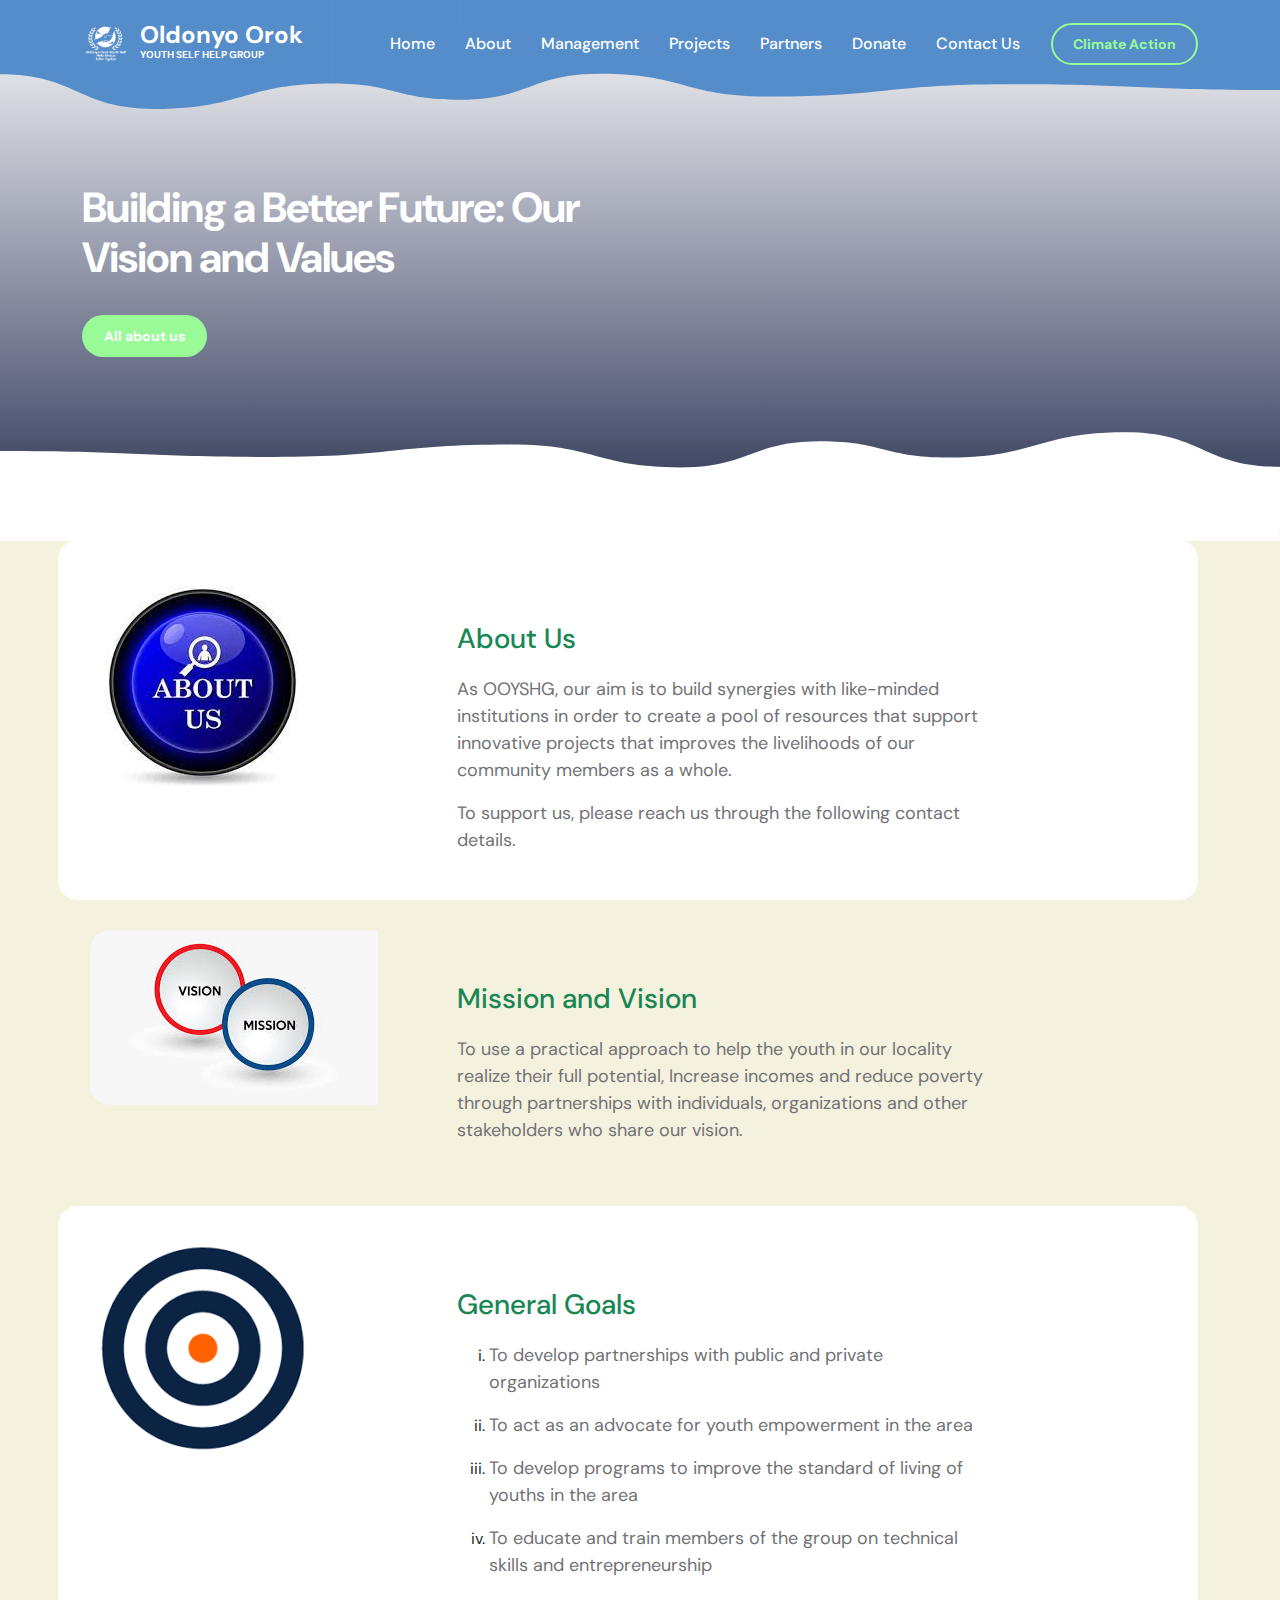
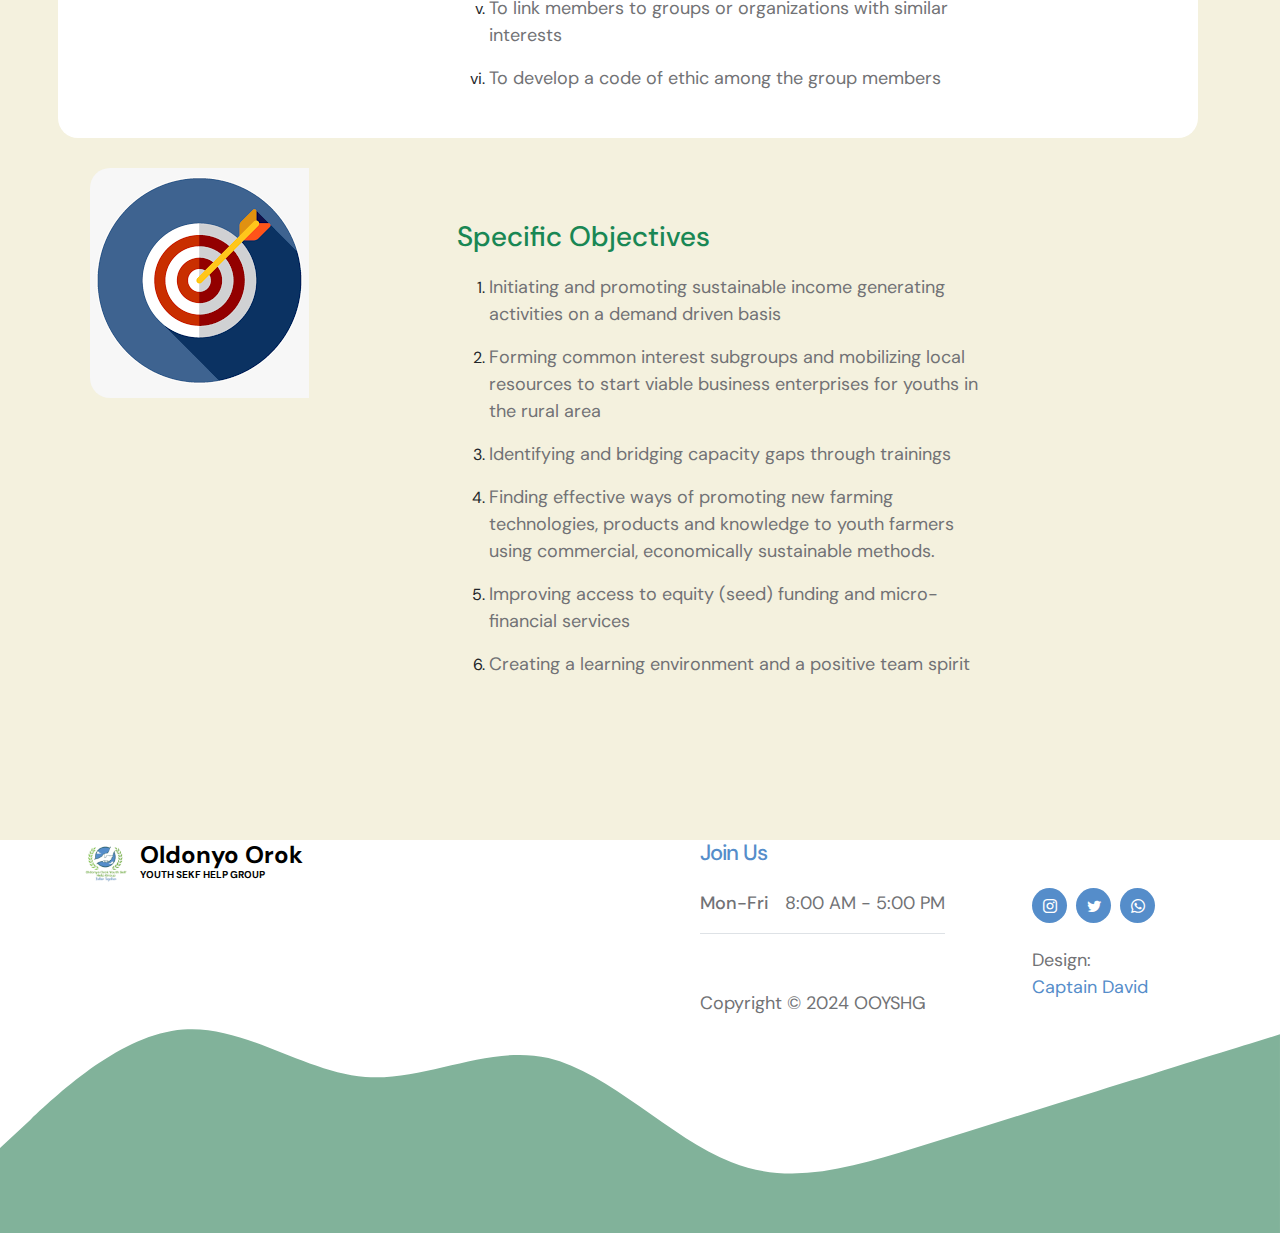
<file: aboutus.html>
<!doctype html>
<html lang="en">
    <head>
        <meta charset="utf-8">
        <meta name="viewport" content="width=device-width, initial-scale=1">

        <meta name="description" content="">
        <meta name="author" content="">

        <link rel="icon" type="image/png" href="images/logo.png">
        <title>OOYSHG - About Us</title>

        <!-- CSS FILES -->                
        <link rel="preconnect" href="https://fonts.googleapis.com">

        <link rel="preconnect" href="https://fonts.gstatic.com" crossorigin>

        <link href="https://fonts.googleapis.com/css2?family=DM+Sans:ital,wght@0,400;0,500;0,700;1,400&display=swap" rel="stylesheet">

        <link href="css/bootstrap.min.css" rel="stylesheet">

        <link href="css/bootstrap-icons.css" rel="stylesheet">

        <link href="css/style.css" rel="stylesheet">
        

    </head>
    
    <body>

        <main>

            <nav class="navbar navbar-expand-lg">                
                <div class="container">
                    <a class="navbar-brand d-flex align-items-center" href="index.html">
                        <img src="images/logo.png" class="navbar-brand-image img-fluid" alt="Tiya Golf Club">
                        <span class="navbar-brand-text">
                            Oldonyo Orok
                            <small>Youth Self Help Group</small>
                        </span>
                    </a>

                    <div class="d-lg-none ms-auto me-3">
                        <a class="btn custom-btn custom-border-btn" data-bs-toggle="offcanvas" href="maa_youth_for_climate_change.html" role="button" aria-controls="offcanvasExample">Climate Action</a>
                    </div>
    
                    <button class="navbar-toggler" type="button" data-bs-toggle="collapse" data-bs-target="#navbarNav" aria-controls="navbarNav" aria-expanded="false" aria-label="Toggle navigation">
                        <span class="navbar-toggler-icon"></span>
                    </button>
    
                    <div class="collapse navbar-collapse" id="navbarNav">
                        <ul class="navbar-nav ms-lg-auto">
                            <li class="nav-item">
                                <a class="nav-link click-scroll" href="index.html#section_1">Home</a>
                            </li>
    
                            <li class="nav-item">
                                <a class="nav-link" href="aboutus.html">About</a>
                            </li>

                            <li class="nav-item">
                                <a class="nav-link" href="team.html">Management</a>
                            </li>

                            <li class="nav-item">
                                <a class="nav-link" href="projects.html">Projects</a>
                            </li>

                            <li class="nav-item">
                                <a class="nav-link click-scroll" href="index.html#section_5">Partners</a>
                            </li>

                            <li class="nav-item active">
                                <a class="nav-link" href="donate.html">Donate</a>
                            </li>

                            <li class="nav-item">
                                <a class="nav-link" href="index.html#section_6">Contact Us</a>
                            </li>

                            <!-- <li class="nav-item dropdown">
                                <a class="nav-link dropdown-toggle" href="#" id="navbarLightDropdownMenuLink" role="button" data-bs-toggle="dropdown" aria-expanded="false">Pages</a>

                                <ul class="dropdown-menu dropdown-menu-light" aria-labelledby="navbarLightDropdownMenuLink">
                                    <li><a class="dropdown-item" href="event-listing.html">Event Listing</a></li>

                                    <li><a class="dropdown-item active" href="event-detail.html">Event Detail</a></li>
                                </ul>
                            </li> -->
                        </ul>

                        <div class="d-none d-lg-block ms-lg-3">
                            <a class="nav-link btn custom-btn custom-border-btn"  href="maa_youth_for_climate_change.html">Climate Action</a>
                        </div>
                    </div>
                </div>
            </nav>           

            <section class="hero-section hero-50 d-flex justify-content-center align-items-center" id="section_1">

                <div class="section-overlay"></div>

                <svg viewBox="0 0 1962 178" xmlns="http://www.w3.org/2000/svg" xmlns:xlink="http://www.w3.org/1999/xlink"><path fill="#558DCA" d="M 0 114 C 118.5 114 118.5 167 237 167 L 237 167 L 237 0 L 0 0 Z" stroke-width="0"></path> <path fill="#558DCA" d="M 236 167 C 373 167 373 128 510 128 L 510 128 L 510 0 L 236 0 Z" stroke-width="0"></path> <path fill="#558DCA" d="M 509 128 C 607 128 607 153 705 153 L 705 153 L 705 0 L 509 0 Z" stroke-width="0"></path><path fill="#558DCA" d="M 704 153 C 812 153 812 113 920 113 L 920 113 L 920 0 L 704 0 Z" stroke-width="0"></path><path fill="#558DCA" d="M 919 113 C 1048.5 113 1048.5 148 1178 148 L 1178 148 L 1178 0 L 919 0 Z" stroke-width="0"></path><path fill="#558DCA" d="M 1177 148 C 1359.5 148 1359.5 129 1542 129 L 1542 129 L 1542 0 L 1177 0 Z" stroke-width="0"></path><path fill="#558DCA" d="M 1541 129 C 1751.5 129 1751.5 138 1962 138 L 1962 138 L 1962 0 L 1541 0 Z" stroke-width="0"></path></svg>

                <div class="container">
                    <div class="row">

                        <div class="col-lg-6 col-12">

                            <h1 class="text-white mb-4 pb-2">Building a Better Future: Our Vision and Values</h1>

                            <a href="#section_2" class="btn custom-btn smoothscroll me-3">All about us</a>
                        </div>

                    </div>
                </div>

                <svg viewBox="0 0 1962 178" xmlns="http://www.w3.org/2000/svg" xmlns:xlink="http://www.w3.org/1999/xlink"><path fill="#ffffff" d="M 0 114 C 118.5 114 118.5 167 237 167 L 237 167 L 237 0 L 0 0 Z" stroke-width="0"></path> <path fill="#ffffff" d="M 236 167 C 373 167 373 128 510 128 L 510 128 L 510 0 L 236 0 Z" stroke-width="0"></path> <path fill="#ffffff" d="M 509 128 C 607 128 607 153 705 153 L 705 153 L 705 0 L 509 0 Z" stroke-width="0"></path><path fill="#ffffff" d="M 704 153 C 812 153 812 113 920 113 L 920 113 L 920 0 L 704 0 Z" stroke-width="0"></path><path fill="#ffffff" d="M 919 113 C 1048.5 113 1048.5 148 1178 148 L 1178 148 L 1178 0 L 919 0 Z" stroke-width="0"></path><path fill="#ffffff" d="M 1177 148 C 1359.5 148 1359.5 129 1542 129 L 1542 129 L 1542 0 L 1177 0 Z" stroke-width="0"></path><path fill="#ffffff" d="M 1541 129 C 1751.5 129 1751.5 138 1962 138 L 1962 138 L 1962 0 L 1541 0 Z" stroke-width="0"></path></svg>
            </section>


            <section class="aboutus-section  section-bg section-padding" id="section_2">
                <div class="container">
                    <div class="row">

                        <div class="row custom-block custom-block-bg">

                            <div class="col-lg-4 col-md-8 col-12 order-1 order-lg-0">
                                <div class="custom-block-image-wrap">
                                    <a href="#">
                                        <img src="images/icons/about-us-icon.jpeg" class="custom-block-image img-fluid" alt="">

                                        <!-- <i class="custom-block-icon bi-link"></i> -->
                                    </a>
                                </div>
                            </div>

                            <div class="col-lg-6 col-12 order-3 order-lg-0">
                                <div class="about-block-info mt-lg-5">
                                    <a href="#" class="events-title mb-3 text-success">
                                        About Us
                                    </a>

                                    <p class="">As OOYSHG, our aim is to build synergies with like-minded institutions in order to create a pool of resources that support innovative projects that improves the livelihoods of our community members as a whole.</p>
                                    <p class="">To support us, please reach us through the following contact details.</p>
                                </div>
                            </div>

                        </div>

                        <div class="row custom-block mb-3">

                            <div class="col-lg-4 col-md-8 col-12 order-1 order-lg-0">
                                <div class="custom-block-image-wrap">
                                    <a href="#">
                                        <img src="images/icons/mission-and-vision-icon.jpeg" class="custom-block-image img-fluid" alt="">

                                        <!-- <i class="custom-block-icon bi-link"></i> -->
                                    </a>
                                </div>
                            </div>

                            <div class="col-lg-6 col-12 order-3 order-lg-0">
                                <div class="about-block-info mt-lg-5">
                                    <a href="#" class="events-title mb-3 text-success">
                                        Mission and Vision
                                    </a>

                                    <p class="">To use a practical approach to help the youth in our locality realize their full potential, Increase incomes and reduce poverty through partnerships with individuals, organizations and other stakeholders who share our vision.</p>
                                
                                </div>
                            </div>
                            
                        </div>

                        <div class="row custom-block custom-block-bg">

                            <div class="col-lg-4 col-md-8 col-12 order-1 order-lg-0">
                                <div class="custom-block-image-wrap">
                                    <a href="#">
                                        <img src="images/icons/goals.png" class="custom-block-image img-fluid" alt="">

                                        <!-- <i class="custom-block-icon bi-link"></i> -->
                                    </a>
                                </div>
                            </div>

                            <div class="col-lg-6 col-12 order-3 order-lg-0">
                                <div class="about-block-info mt-lg-5">
                                    <a href="#" class="events-title mb-3 text-success">
                                        General Goals
                                    </a>

                                    <ol type="i" class="mb-0">
                                        <li><p class="">To develop partnerships with public and private organizations</p></li>
                                        <li><p class="">To act as an advocate for youth empowerment in the area</p></li>
                                        <li><p class="">To develop programs to improve the standard of living of youths in the area</p></li>
                                        <li><p class="">To educate and train members of the group on technical skills and entrepreneurship</p></li>
                                        <li><p class="">To link members to groups or organizations with similar interests</p></li>
                                        <li><p class="">To develop a code of ethic among the group members</p></li>
                                    </ol>
                                </div>
                            </div>

                        </div>

                        <div class="row custom-block mb-3">

                            <div class="col-lg-4 col-md-8 col-12 order-1 order-lg-0">
                                <div class="custom-block-image-wrap">
                                    <a href="#">
                                        <img src="images/icons/objectives.png" class="custom-block-image img-fluid" alt="">

                                        <!-- <i class="custom-block-icon bi-link"></i> -->
                                    </a>
                                </div>
                            </div>

                            <div class="col-lg-6 col-12 order-3 order-lg-0">
                                <div class="about-block-info mt-lg-5">
                                    <a href="#" class="events-title mb-3 text-success">
                                        Specific Objectives
                                    </a>

                                    <ol>
                                        <li>
                                            <p class="">Initiating and promoting sustainable income generating activities on a demand driven basis</p>
                                        </li>
                                        <li>
                                            <p class="">Forming common interest subgroups and mobilizing local resources to start viable business enterprises for youths in the rural area</p>
                                        </li>
                                        <li>
                                            <p class="">Identifying and bridging capacity gaps through trainings</p>
                                        </li>
                                        <li>
                                            <p class="">Finding effective ways of promoting new farming technologies, products and knowledge to youth farmers using commercial, economically sustainable methods.</p>
                                        </li>
                                        <li>
                                            <p class="">Improving access to equity (seed) funding and micro-financial services</p>
                                        </li>
                                        <li>
                                            <p class="">Creating a learning environment and a positive team spirit</p>
                                        </li>
                                    </ol>
                                
                                </div>
                            </div>
                            
                        </div>

                    </div>
                </div>
            </section>
        </main>

        <footer class="site-footer">
            <div class="container">
                <div class="row">

                    <div class="col-lg-6 col-12 me-auto mb-5 mb-lg-0">
                        <a class="navbar-brand d-flex align-items-center" href="index.html">
                            <img src="images/logo.png" class="navbar-brand-image img-fluid" alt="">
                            <span class="navbar-brand-text">
                                Oldonyo Orok
                                <small>Youth Sekf Help Group</small>
                            </span>
                        </a>
                    </div>

                    <div class="col-lg-3 col-12">
                        <h5 class="site-footer-title mb-4">Join Us</h5>

                        <p class="d-flex border-bottom pb-3 mb-3 me-lg-3">
                            <span>Mon-Fri</span>
                            8:00 AM - 5:00 PM
                        </p>

                        <p class="d-flex me-lg-3">
                            <!-- <span>Sat-Sun</span>
                            9:30 AM - 2:30 PM -->
                        </p>
                        <br>
                        <p class="copyright-text">Copyright © 2024 OOYSHG</p>
                    </div>

                        <div class="col-lg-2 col-12 ms-auto">
                            <ul class="social-icon mt-lg-5 mt-3 mb-4">
                                <li class="social-icon-item">
                                    <a href="#" class="social-icon-link bi-instagram"></a>
                                </li>

                                <li class="social-icon-item">
                                    <a href="#" class="social-icon-link bi-twitter"></a>
                                </li>

                                <li class="social-icon-item">
                                    <a href="#" class="social-icon-link bi-whatsapp"></a>
                                </li>
                            </ul>

                            <p class="copyright-text">Design: <a rel="nofollow" href="https://github.com/DavidSaruni" target="_blank">Captain David</a></p>
                        </div>

                </div>
            </div>

            <svg xmlns="http://www.w3.org/2000/svg" viewBox="0 0 1440 320"><path fill="#81B29A" fill-opacity="1" d="M0,224L34.3,192C68.6,160,137,96,206,90.7C274.3,85,343,139,411,144C480,149,549,107,617,122.7C685.7,139,754,213,823,240C891.4,267,960,245,1029,224C1097.1,203,1166,181,1234,160C1302.9,139,1371,117,1406,106.7L1440,96L1440,320L1405.7,320C1371.4,320,1303,320,1234,320C1165.7,320,1097,320,1029,320C960,320,891,320,823,320C754.3,320,686,320,617,320C548.6,320,480,320,411,320C342.9,320,274,320,206,320C137.1,320,69,320,34,320L0,320Z"></path></svg>
        </footer>


        <!-- JAVASCRIPT FILES -->
        <script src="js/jquery.min.js"></script>
        <script src="js/bootstrap.bundle.min.js"></script>
        <script src="js/jquery.sticky.js"></script>
        <script src="js/custom.js"></script>

    </body>
</html>
</file>
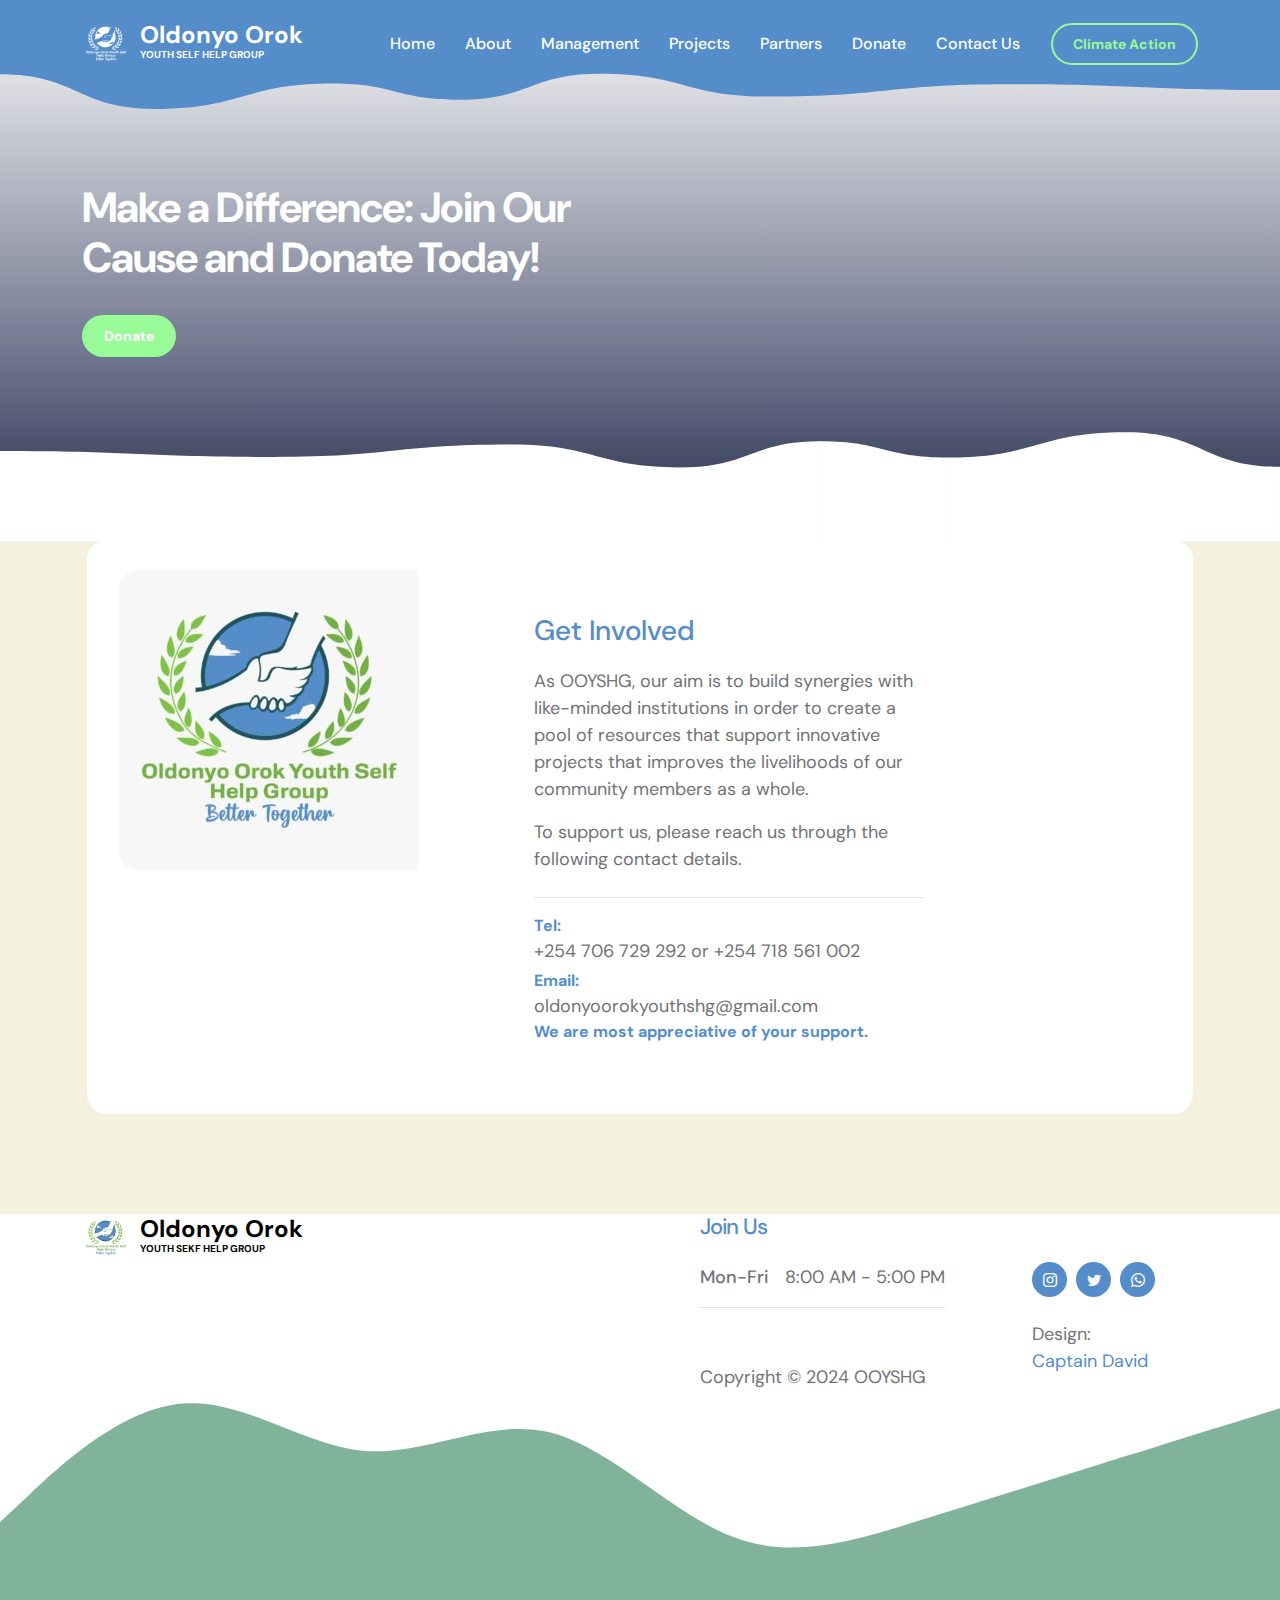
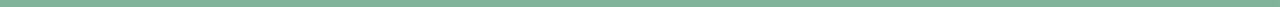
<file: donate.html>
<!doctype html>
<html lang="en">
    <head>
        <meta charset="utf-8">
        <meta name="viewport" content="width=device-width, initial-scale=1">

        <meta name="description" content="">
        <meta name="author" content="">

        <link rel="icon" type="image/png" href="images/logo.png">
        <title>OOYSHG - Donate</title>

        <!-- CSS FILES -->                
        <link rel="preconnect" href="https://fonts.googleapis.com">

        <link rel="preconnect" href="https://fonts.gstatic.com" crossorigin>

        <link href="https://fonts.googleapis.com/css2?family=DM+Sans:ital,wght@0,400;0,500;0,700;1,400&display=swap" rel="stylesheet">

        <link href="css/bootstrap.min.css" rel="stylesheet">

        <link href="css/bootstrap-icons.css" rel="stylesheet">

        <link href="css/style.css" rel="stylesheet">
        

    </head>
    
    <body>

        <main>

            <nav class="navbar navbar-expand-lg">                
                <div class="container">
                    <a class="navbar-brand d-flex align-items-center" href="index.html">
                        <img src="images/logo.png" class="navbar-brand-image img-fluid" alt="Tiya Golf Club">
                        <span class="navbar-brand-text">
                            Oldonyo Orok
                            <small>Youth Self Help Group</small>
                        </span>
                    </a>

                    <div class="d-lg-none ms-auto me-3">
                        <a class="btn custom-btn custom-border-btn" data-bs-toggle="offcanvas" href="maa_youth_for_climate_change.html" role="button" aria-controls="offcanvasExample">Climate Action</a>
                    </div>
    
                    <button class="navbar-toggler" type="button" data-bs-toggle="collapse" data-bs-target="#navbarNav" aria-controls="navbarNav" aria-expanded="false" aria-label="Toggle navigation">
                        <span class="navbar-toggler-icon"></span>
                    </button>
    
                    <div class="collapse navbar-collapse" id="navbarNav">
                        <ul class="navbar-nav ms-lg-auto">
                            <li class="nav-item">
                                <a class="nav-link click-scroll" href="index.html#section_1">Home</a>
                            </li>
    
                            <li class="nav-item">
                                <a class="nav-link" href="aboutus.html">About</a>
                            </li>

                            <li class="nav-item">
                                <a class="nav-link" href="team.html">Management</a>
                            </li>

                            <li class="nav-item">
                                <a class="nav-link" href="projects.html">Projects</a>
                            </li>

                            <li class="nav-item">
                                <a class="nav-link click-scroll" href="index.html#section_5">Partners</a>
                            </li>

                            <li class="nav-item active">
                                <a class="nav-link" href="donate.html">Donate</a>
                            </li>

                            <li class="nav-item">
                                <a class="nav-link" href="index.html#section_6">Contact Us</a>
                            </li>

                            <!-- <li class="nav-item dropdown">
                                <a class="nav-link dropdown-toggle" href="#" id="navbarLightDropdownMenuLink" role="button" data-bs-toggle="dropdown" aria-expanded="false">Pages</a>

                                <ul class="dropdown-menu dropdown-menu-light" aria-labelledby="navbarLightDropdownMenuLink">
                                    <li><a class="dropdown-item" href="event-listing.html">Event Listing</a></li>

                                    <li><a class="dropdown-item active" href="event-detail.html">Event Detail</a></li>
                                </ul>
                            </li> -->
                        </ul>

                        <div class="d-none d-lg-block ms-lg-3">
                            <a class="nav-link btn custom-btn custom-border-btn"  href="maa_youth_for_climate_change.html">Climate Action</a>
                        </div>
                    </div>
                </div>
            </nav>
            

            <section class="hero-section hero-50 d-flex justify-content-center align-items-center" id="section_1">

                <div class="section-overlay"></div>

                <svg viewBox="0 0 1962 178" xmlns="http://www.w3.org/2000/svg" xmlns:xlink="http://www.w3.org/1999/xlink"><path fill="#558DCA" d="M 0 114 C 118.5 114 118.5 167 237 167 L 237 167 L 237 0 L 0 0 Z" stroke-width="0"></path> <path fill="#558DCA" d="M 236 167 C 373 167 373 128 510 128 L 510 128 L 510 0 L 236 0 Z" stroke-width="0"></path> <path fill="#558DCA" d="M 509 128 C 607 128 607 153 705 153 L 705 153 L 705 0 L 509 0 Z" stroke-width="0"></path><path fill="#558DCA" d="M 704 153 C 812 153 812 113 920 113 L 920 113 L 920 0 L 704 0 Z" stroke-width="0"></path><path fill="#558DCA" d="M 919 113 C 1048.5 113 1048.5 148 1178 148 L 1178 148 L 1178 0 L 919 0 Z" stroke-width="0"></path><path fill="#558DCA" d="M 1177 148 C 1359.5 148 1359.5 129 1542 129 L 1542 129 L 1542 0 L 1177 0 Z" stroke-width="0"></path><path fill="#558DCA" d="M 1541 129 C 1751.5 129 1751.5 138 1962 138 L 1962 138 L 1962 0 L 1541 0 Z" stroke-width="0"></path></svg>

                <div class="container">
                    <div class="row">

                        <div class="col-lg-6 col-12">

                            <h1 class="text-white mb-4 pb-2">Make a Difference: Join Our Cause and Donate Today!</h1>

                            <a href="#section_2" class="btn custom-btn smoothscroll me-3">Donate</a>
                        </div>

                    </div>
                </div>

                <svg viewBox="0 0 1962 178" xmlns="http://www.w3.org/2000/svg" xmlns:xlink="http://www.w3.org/1999/xlink"><path fill="#ffffff" d="M 0 114 C 118.5 114 118.5 167 237 167 L 237 167 L 237 0 L 0 0 Z" stroke-width="0"></path> <path fill="#ffffff" d="M 236 167 C 373 167 373 128 510 128 L 510 128 L 510 0 L 236 0 Z" stroke-width="0"></path> <path fill="#ffffff" d="M 509 128 C 607 128 607 153 705 153 L 705 153 L 705 0 L 509 0 Z" stroke-width="0"></path><path fill="#ffffff" d="M 704 153 C 812 153 812 113 920 113 L 920 113 L 920 0 L 704 0 Z" stroke-width="0"></path><path fill="#ffffff" d="M 919 113 C 1048.5 113 1048.5 148 1178 148 L 1178 148 L 1178 0 L 919 0 Z" stroke-width="0"></path><path fill="#ffffff" d="M 1177 148 C 1359.5 148 1359.5 129 1542 129 L 1542 129 L 1542 0 L 1177 0 Z" stroke-width="0"></path><path fill="#ffffff" d="M 1541 129 C 1751.5 129 1751.5 138 1962 138 L 1962 138 L 1962 0 L 1541 0 Z" stroke-width="0"></path></svg>
            </section>


            <section class="events-section events-detail-section section-bg section-padding" id="section_2">
                <div class="container">
                    <div class="row">

                        <div class="row custom-block custom-block-bg">

                            <div class="col-lg-4 col-md-8 col-12 order-1 order-lg-0">
                                <div class="custom-block-image-wrap">
                                    <a href="event-detail.html">
                                        <img src="images/Logo-white.jpg" class="custom-block-image img-fluid" alt="">

                                        <i class="custom-block-icon bi-link"></i>
                                    </a>
                                </div>
                            </div>

                            <div class="col-lg-6 col-12 order-3 order-lg-0">
                                <div class="custom-block-info mt-lg-0">
                                    <a href="event-detail.html" class="events-title mb-3">
                                        Get Involved
                                    </a>

                                    <p class="">As OOYSHG, our aim is to build synergies with like-minded institutions in order to create a pool of resources that support innovative projects that improves the livelihoods of our community members as a whole.</p>
                                    <p class="mb-0">To support us, please reach us through the following contact details.</p>

                                    <div class="d-flex flex-wrap border-top mt-4 pt-3">

                                        <div class="mb-4 mb-lg-0">
                                            <div class="d-flex flex-wrap align-items-center mb-1">
                                                <span class="custom-block-span">Tel:</span>

                                                <p class="mb-0">+254 706 729 292 or +254 718 561 002</p>
                                            </div>

                                            <div class="d-flex flex-wrap align-items-center">
                                                <span class="custom-block-span">Email:</span>

                                                <p class="mb-0">oldonyoorokyouthshg@gmail.com</p>
                                            </div>

                                            <div class="d-flex flex-wrap align-items-center">
                                                <span class="custom-block-span">We are most appreciative of your support.</span>

                                            </div>
                                        </div>

                                        <!-- <div class="d-flex align-items-center ms-lg-auto">
                                            <a href="event-detail.html" class="btn custom-btn">Buy Ticket</a>
                                        </div> -->
                                    </div>
                                </div>
                            </div>
                        </div>

                    </div>
                </div>
            </section>
        </main>

        <footer class="site-footer">
            <div class="container">
                <div class="row">

                    <div class="col-lg-6 col-12 me-auto mb-5 mb-lg-0">
                        <a class="navbar-brand d-flex align-items-center" href="index.html">
                            <img src="images/logo.png" class="navbar-brand-image img-fluid" alt="">
                            <span class="navbar-brand-text">
                                Oldonyo Orok
                                <small>Youth Sekf Help Group</small>
                            </span>
                        </a>
                    </div>

                    <div class="col-lg-3 col-12">
                        <h5 class="site-footer-title mb-4">Join Us</h5>

                        <p class="d-flex border-bottom pb-3 mb-3 me-lg-3">
                            <span>Mon-Fri</span>
                            8:00 AM - 5:00 PM
                        </p>

                        <p class="d-flex me-lg-3">
                            <!-- <span>Sat-Sun</span>
                            9:30 AM - 2:30 PM -->
                        </p>
                        <br>
                        <p class="copyright-text">Copyright © 2024 OOYSHG</p>
                    </div>

                        <div class="col-lg-2 col-12 ms-auto">
                            <ul class="social-icon mt-lg-5 mt-3 mb-4">
                                <li class="social-icon-item">
                                    <a href="#" class="social-icon-link bi-instagram"></a>
                                </li>

                                <li class="social-icon-item">
                                    <a href="#" class="social-icon-link bi-twitter"></a>
                                </li>

                                <li class="social-icon-item">
                                    <a href="#" class="social-icon-link bi-whatsapp"></a>
                                </li>
                            </ul>

                            <p class="copyright-text">Design: <a rel="nofollow" href="https://github.com/DavidSaruni" target="_blank">Captain David</a></p>
                        </div>

                </div>
            </div>

            <svg xmlns="http://www.w3.org/2000/svg" viewBox="0 0 1440 320"><path fill="#81B29A" fill-opacity="1" d="M0,224L34.3,192C68.6,160,137,96,206,90.7C274.3,85,343,139,411,144C480,149,549,107,617,122.7C685.7,139,754,213,823,240C891.4,267,960,245,1029,224C1097.1,203,1166,181,1234,160C1302.9,139,1371,117,1406,106.7L1440,96L1440,320L1405.7,320C1371.4,320,1303,320,1234,320C1165.7,320,1097,320,1029,320C960,320,891,320,823,320C754.3,320,686,320,617,320C548.6,320,480,320,411,320C342.9,320,274,320,206,320C137.1,320,69,320,34,320L0,320Z"></path></svg>
        </footer>


        <!-- JAVASCRIPT FILES -->
        <script src="js/jquery.min.js"></script>
        <script src="js/bootstrap.bundle.min.js"></script>
        <script src="js/jquery.sticky.js"></script>
        <script src="js/custom.js"></script>

    </body>
</html>
</file>
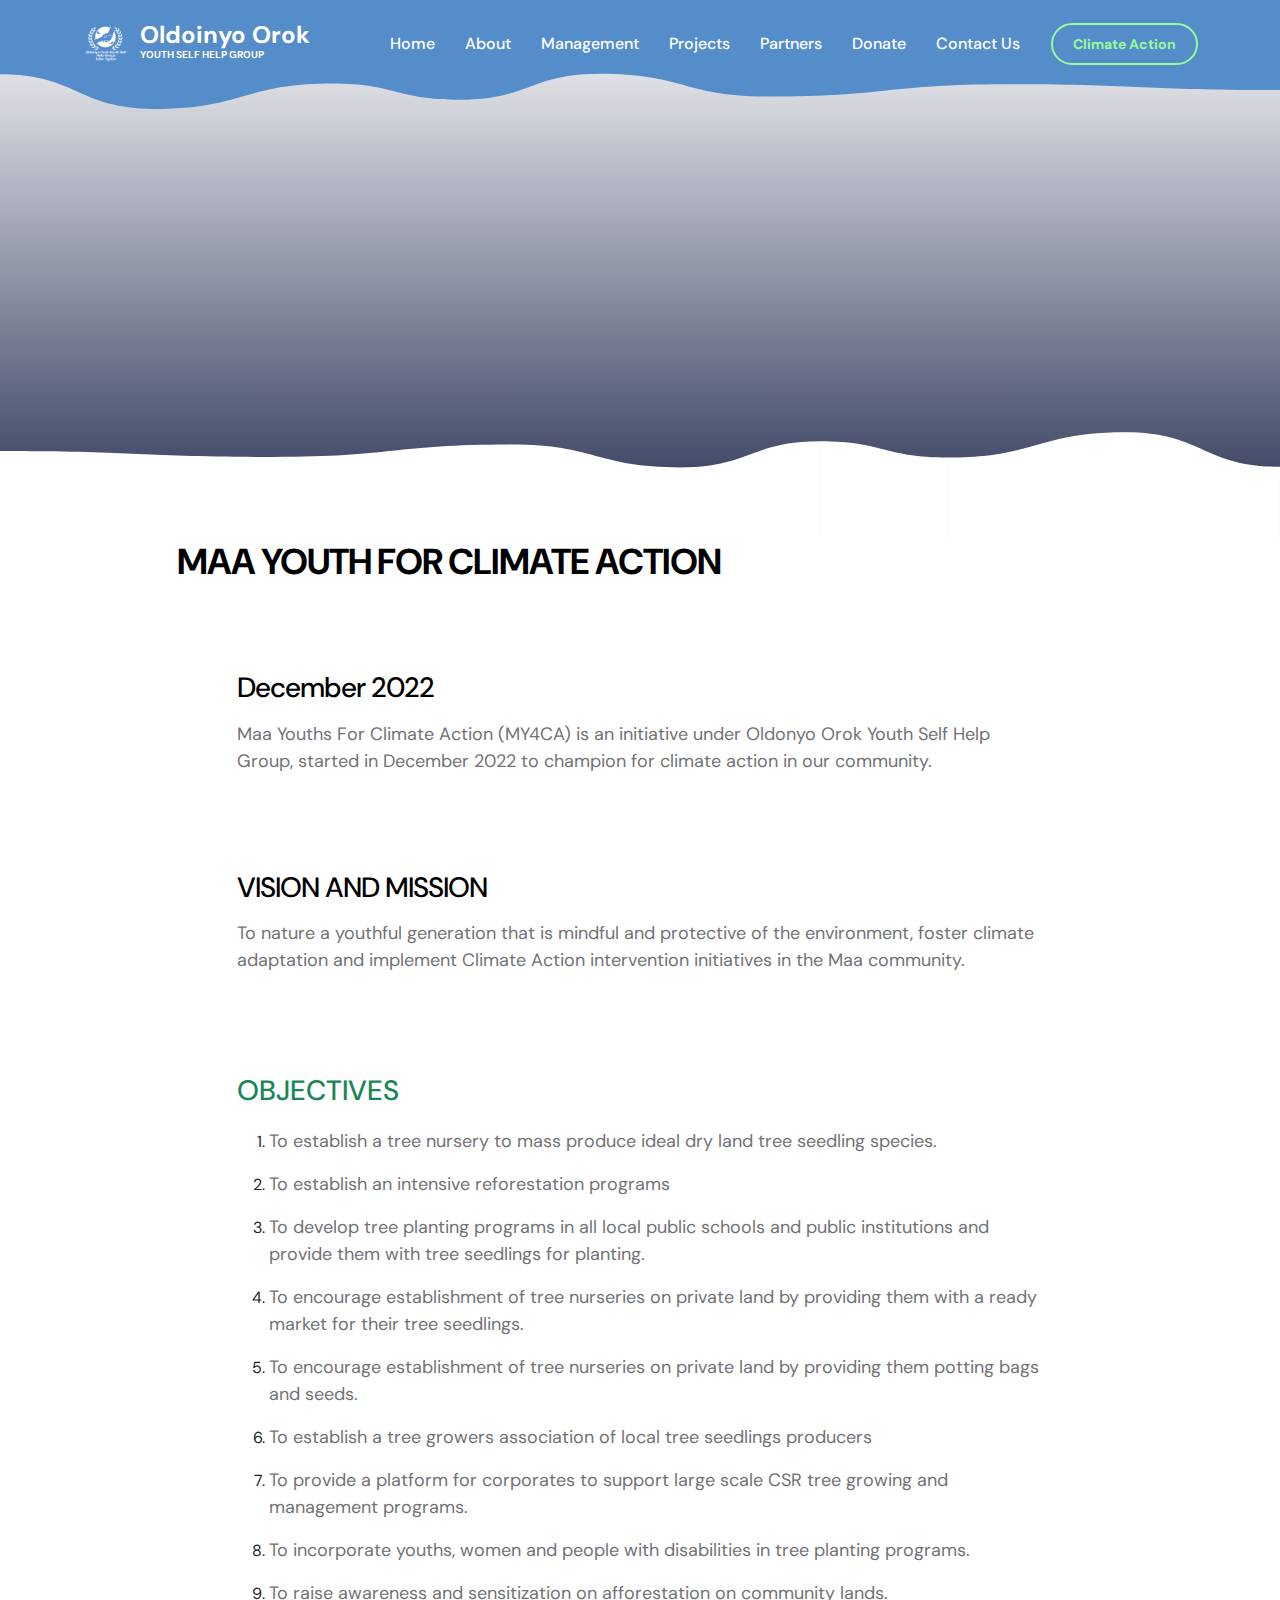
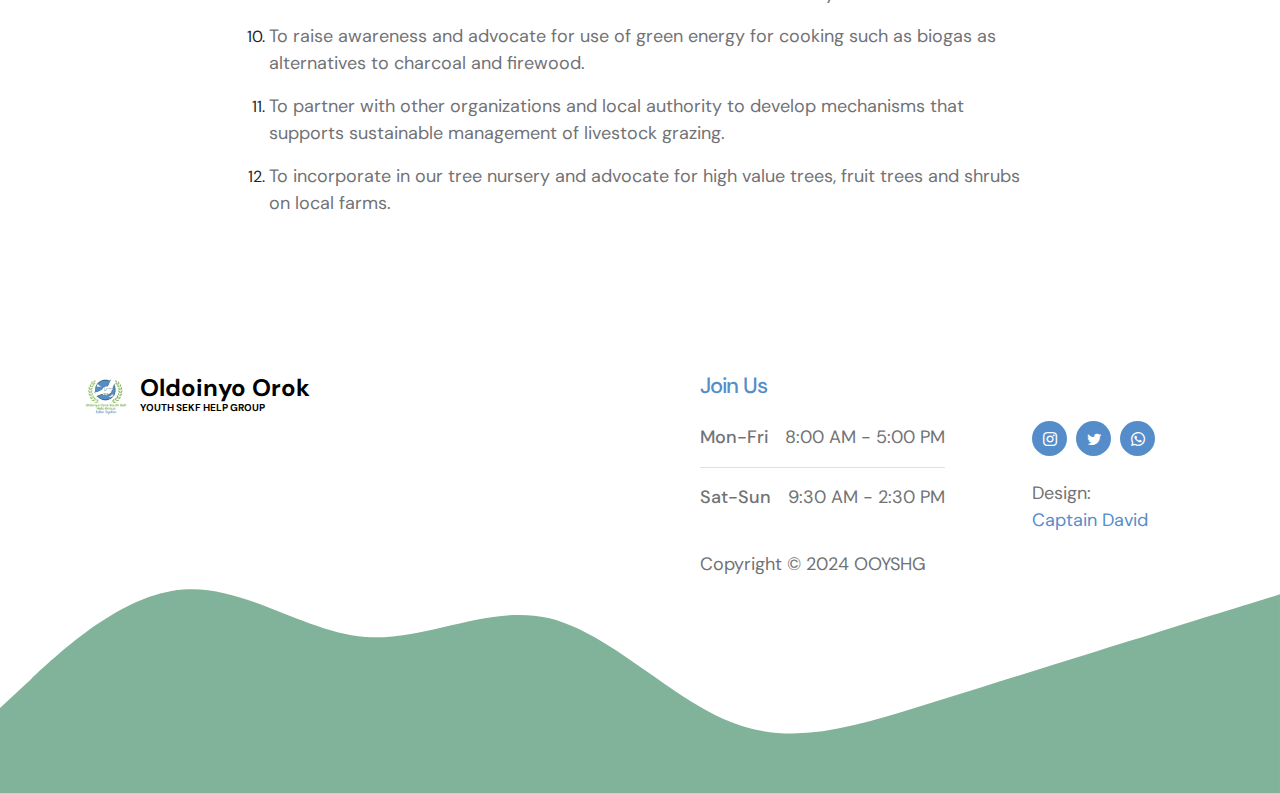
<file: maa_youth_for_climate_change.html>
<!doctype html>
<html lang="en">
    <head>
        <meta charset="utf-8">
        <meta name="viewport" content="width=device-width, initial-scale=1">

        <meta name="description" content="">
        <meta name="author" content="">

        <link rel="icon" type="image/png" href="images/logo.png">
        <title>OOYSHG - Project Detail</title>

        <!-- CSS FILES -->                
        <link rel="preconnect" href="https://fonts.googleapis.com">

        <link rel="preconnect" href="https://fonts.gstatic.com" crossorigin>

        <link href="https://fonts.googleapis.com/css2?family=DM+Sans:ital,wght@0,400;0,500;0,700;1,400&display=swap" rel="stylesheet">

        <link href="css/bootstrap.min.css" rel="stylesheet">

        <link href="css/bootstrap-icons.css" rel="stylesheet">

        <link href="css/style.css" rel="stylesheet">
        

    </head>
    
    <body>

        <main>

            <nav class="navbar navbar-expand-lg">                
                <div class="container">
                    <a class="navbar-brand d-flex align-items-center" href="index.html">
                        <img src="images/logo.png" class="navbar-brand-image img-fluid" alt="Tiya Golf Club">
                        <span class="navbar-brand-text">
                            Oldoinyo Orok
                            <small>Youth Self Help Group</small>
                        </span>
                    </a>

                    <div class="d-lg-none ms-auto me-3">
                        <a class="btn custom-btn custom-border-btn" data-bs-toggle="offcanvas" href="maa_youth_for_climate_change.html" role="button" aria-controls="offcanvasExample">Climate Action</a>
                    </div>
    
                    <button class="navbar-toggler" type="button" data-bs-toggle="collapse" data-bs-target="#navbarNav" aria-controls="navbarNav" aria-expanded="false" aria-label="Toggle navigation">
                        <span class="navbar-toggler-icon"></span>
                    </button>
    
                    <div class="collapse navbar-collapse" id="navbarNav">
                        <ul class="navbar-nav ms-lg-auto">
                            <li class="nav-item">
                                <a class="nav-link click-scroll" href="index.html#section_1">Home</a>
                            </li>
    
                            <li class="nav-item">
                                <a class="nav-link" href="aboutus.html">About</a>
                            </li>

                            <li class="nav-item">
                                <a class="nav-link" href="team.html">Management</a>
                            </li>

                            <li class="nav-item">
                                <a class="nav-link" href="projects.html">Projects</a>
                            </li>

                            <li class="nav-item">
                                <a class="nav-link click-scroll" href="index.html#section_5">Partners</a>
                            </li>

                            <li class="nav-item active">
                                <a class="nav-link" href="donate.html">Donate</a>
                            </li>

                            <li class="nav-item">
                                <a class="nav-link" href="index.html#section_6">Contact Us</a>
                            </li>

                            <!-- <li class="nav-item dropdown">
                                <a class="nav-link dropdown-toggle" href="#" id="navbarLightDropdownMenuLink" role="button" data-bs-toggle="dropdown" aria-expanded="false">Pages</a>

                                <ul class="dropdown-menu dropdown-menu-light" aria-labelledby="navbarLightDropdownMenuLink">
                                    <li><a class="dropdown-item" href="event-listing.html">Event Listing</a></li>

                                    <li><a class="dropdown-item active" href="event-detail.html">Event Detail</a></li>
                                </ul>
                            </li> -->
                        </ul>

                        <div class="d-none d-lg-block ms-lg-3">
                            <a class="nav-link btn custom-btn custom-border-btn"  href="maa_youth_for_climate_change.html">Climate Action</a>
                        </div>
                    </div>
                </div>
            </nav>

            <section class="hero-section hero-50 d-flex justify-content-center align-items-center" id="section_1">

                <div class="section-overlay"></div>

                <svg viewBox="0 0 1962 178" xmlns="http://www.w3.org/2000/svg" xmlns:xlink="http://www.w3.org/1999/xlink"><path fill="#558DCA" d="M 0 114 C 118.5 114 118.5 167 237 167 L 237 167 L 237 0 L 0 0 Z" stroke-width="0"></path> <path fill="#558DCA" d="M 236 167 C 373 167 373 128 510 128 L 510 128 L 510 0 L 236 0 Z" stroke-width="0"></path> <path fill="#558DCA" d="M 509 128 C 607 128 607 153 705 153 L 705 153 L 705 0 L 509 0 Z" stroke-width="0"></path><path fill="#558DCA" d="M 704 153 C 812 153 812 113 920 113 L 920 113 L 920 0 L 704 0 Z" stroke-width="0"></path><path fill="#558DCA" d="M 919 113 C 1048.5 113 1048.5 148 1178 148 L 1178 148 L 1178 0 L 919 0 Z" stroke-width="0"></path><path fill="#558DCA" d="M 1177 148 C 1359.5 148 1359.5 129 1542 129 L 1542 129 L 1542 0 L 1177 0 Z" stroke-width="0"></path><path fill="#558DCA" d="M 1541 129 C 1751.5 129 1751.5 138 1962 138 L 1962 138 L 1962 0 L 1541 0 Z" stroke-width="0"></path></svg>

                <div class="container">
                    <div class="row">

                        <div class="col-lg-6 col-12">

                            <h1 class="text-white mb-4 pb-2"></h1>

                            <!-- <a href="#section_2" class="btn custom-btn smoothscroll me-3">Learn more</a> -->
                        </div>

                    </div>
                </div>

                <svg viewBox="0 0 1962 178" xmlns="http://www.w3.org/2000/svg" xmlns:xlink="http://www.w3.org/1999/xlink"><path fill="#ffffff" d="M 0 114 C 118.5 114 118.5 167 237 167 L 237 167 L 237 0 L 0 0 Z" stroke-width="0"></path> <path fill="#ffffff" d="M 236 167 C 373 167 373 128 510 128 L 510 128 L 510 0 L 236 0 Z" stroke-width="0"></path> <path fill="#ffffff" d="M 509 128 C 607 128 607 153 705 153 L 705 153 L 705 0 L 509 0 Z" stroke-width="0"></path><path fill="#ffffff" d="M 704 153 C 812 153 812 113 920 113 L 920 113 L 920 0 L 704 0 Z" stroke-width="0"></path><path fill="#ffffff" d="M 919 113 C 1048.5 113 1048.5 148 1178 148 L 1178 148 L 1178 0 L 919 0 Z" stroke-width="0"></path><path fill="#ffffff" d="M 1177 148 C 1359.5 148 1359.5 129 1542 129 L 1542 129 L 1542 0 L 1177 0 Z" stroke-width="0"></path><path fill="#ffffff" d="M 1541 129 C 1751.5 129 1751.5 138 1962 138 L 1962 138 L 1962 0 L 1541 0 Z" stroke-width="0"></path></svg>
            </section>


            <section class="events-section events-detail-section section-padding" id="section_2">
                <div class="container">
                    <div class="row">

                        <div class="col-lg-10 col-md-8 col-12 mx-auto">
                            <h2 class="mb-lg-5 mb-4">MAA YOUTH FOR CLIMATE ACTION</h2>

                            <div class="custom-block-info">
                                <h3 class="mb-3">December 2022</h3>

                                <p>Maa Youths For Climate Action (MY4CA) is an initiative under Oldonyo Orok Youth Self Help Group, started in December 2022 to champion for climate action in our community.</p>
                                
                            </div>

                            <div class="custom-block-info">
                                <h3 class="mb-3">VISION AND MISSION</h3>

                                <p>To nature a youthful generation that is mindful and protective of the environment, foster climate adaptation and implement Climate Action intervention initiatives in the Maa community.</p>
                                
                            </div>

                            <div class="custom-block-info">
                                <div class="about-block-info">
                                    <a href="#" class="events-title mb-3 text-success">
                                        OBJECTIVES
                                    </a>
    
                                    <ol type="1" class="mb-0">
                                        <li><p class="">To establish a tree nursery to mass produce ideal dry land tree seedling species.</p></li>
                                        <li><p class="">To establish an intensive reforestation programs</p></li>
                                        <li><p class="">To develop tree planting programs in all local public schools and public institutions and provide them with tree seedlings for planting.</p></li>
                                        <li><p class="">To encourage establishment of tree nurseries on private land by providing them with a ready market for their tree seedlings.</p></li>
                                        <li><p class="">To encourage establishment of tree nurseries on private land by providing them potting bags and seeds.</p></li>
                                        <li><p class="">To establish a tree growers association of local tree seedlings producers</p></li>
                                        <li><p class="">To provide a platform for corporates to support large scale CSR tree growing and management programs.</p></li>
                                        <li><p class="">To incorporate youths, women and people with disabilities in tree planting programs.</p></li>
                                        <li><p class="">To raise awareness and sensitization on afforestation on community lands.</p></li>
                                        <li><p class="">To raise awareness and advocate for use of green energy for cooking such as biogas as alternatives to charcoal and firewood.</p></li>
                                        <li><p class="">To partner with other organizations and local authority to develop mechanisms that supports sustainable management of livestock grazing.</p></li>
                                        <li><p class="">To incorporate in our tree nursery and advocate for high value trees, fruit trees and shrubs on local farms.</p></li>
                                    </ol>
                                </div>
                            </div>
                        </div>

                        

                    </div>
                </div>
            </section>
        </main>

        <footer class="site-footer">
            <div class="container">
                <div class="row">

                    <div class="col-lg-6 col-12 me-auto mb-5 mb-lg-0">
                        <a class="navbar-brand d-flex align-items-center" href="index.html">
                            <img src="images/logo.png" class="navbar-brand-image img-fluid" alt="">
                            <span class="navbar-brand-text">
                                Oldoinyo Orok
                                <small>Youth Sekf Help Group</small>
                            </span>
                        </a>
                    </div>

                    <div class="col-lg-3 col-12">
                        <h5 class="site-footer-title mb-4">Join Us</h5>

                        <p class="d-flex border-bottom pb-3 mb-3 me-lg-3">
                            <span>Mon-Fri</span>
                            8:00 AM - 5:00 PM
                        </p>

                        <p class="d-flex me-lg-3">
                            <span>Sat-Sun</span>
                            9:30 AM - 2:30 PM
                        </p>
                        <br>
                        <p class="copyright-text">Copyright © 2024 OOYSHG</p>
                    </div>

                        <div class="col-lg-2 col-12 ms-auto">
                            <ul class="social-icon mt-lg-5 mt-3 mb-4">
                                <li class="social-icon-item">
                                    <a href="#" class="social-icon-link bi-instagram"></a>
                                </li>

                                <li class="social-icon-item">
                                    <a href="#" class="social-icon-link bi-twitter"></a>
                                </li>

                                <li class="social-icon-item">
                                    <a href="#" class="social-icon-link bi-whatsapp"></a>
                                </li>
                            </ul>

                            <p class="copyright-text">Design: <a rel="nofollow" href="https://github.com/DavidSaruni" target="_blank">Captain David</a></p>
                        </div>

                </div>
            </div>

            <svg xmlns="http://www.w3.org/2000/svg" viewBox="0 0 1440 320"><path fill="#81B29A" fill-opacity="1" d="M0,224L34.3,192C68.6,160,137,96,206,90.7C274.3,85,343,139,411,144C480,149,549,107,617,122.7C685.7,139,754,213,823,240C891.4,267,960,245,1029,224C1097.1,203,1166,181,1234,160C1302.9,139,1371,117,1406,106.7L1440,96L1440,320L1405.7,320C1371.4,320,1303,320,1234,320C1165.7,320,1097,320,1029,320C960,320,891,320,823,320C754.3,320,686,320,617,320C548.6,320,480,320,411,320C342.9,320,274,320,206,320C137.1,320,69,320,34,320L0,320Z"></path></svg>
        </footer>


        <!-- JAVASCRIPT FILES -->
        <script src="js/jquery.min.js"></script>
        <script src="js/bootstrap.bundle.min.js"></script>
        <script src="js/jquery.sticky.js"></script>
        <script src="js/custom.js"></script>

    </body>
</html>
</file>
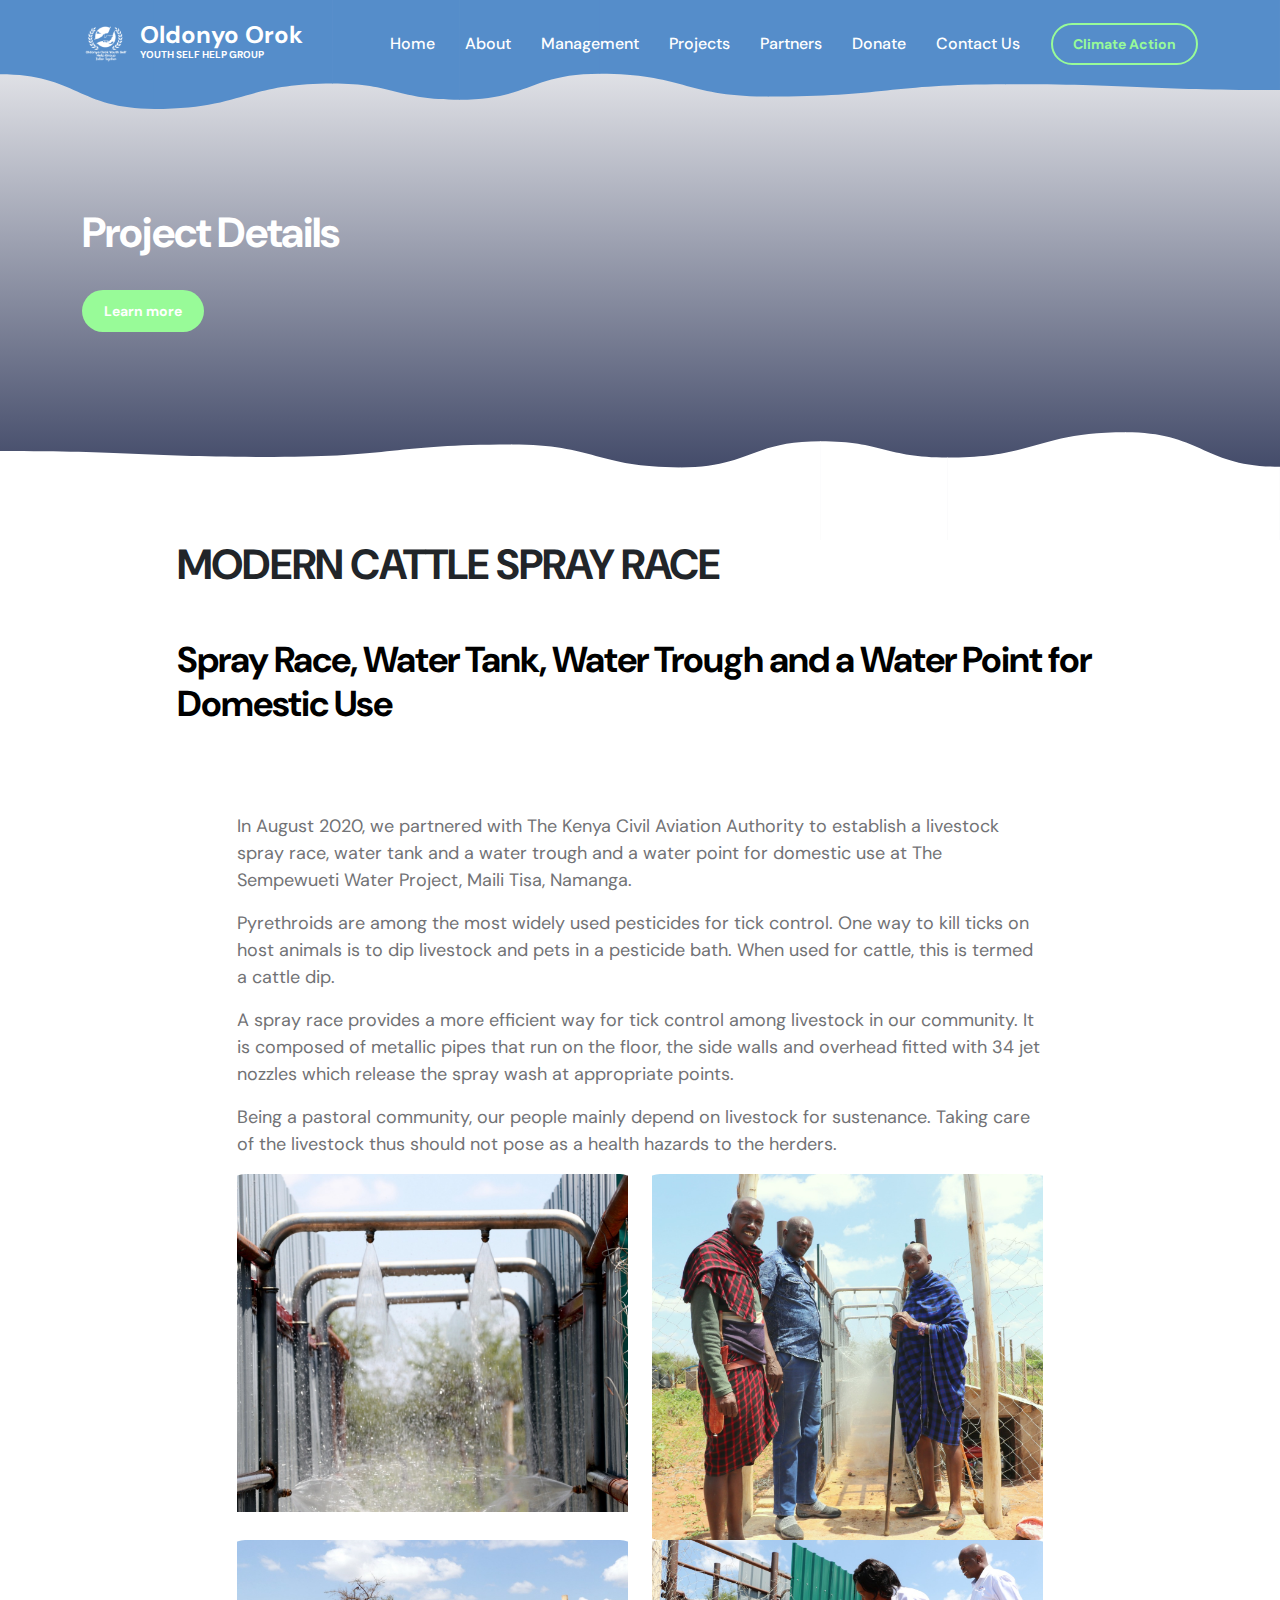
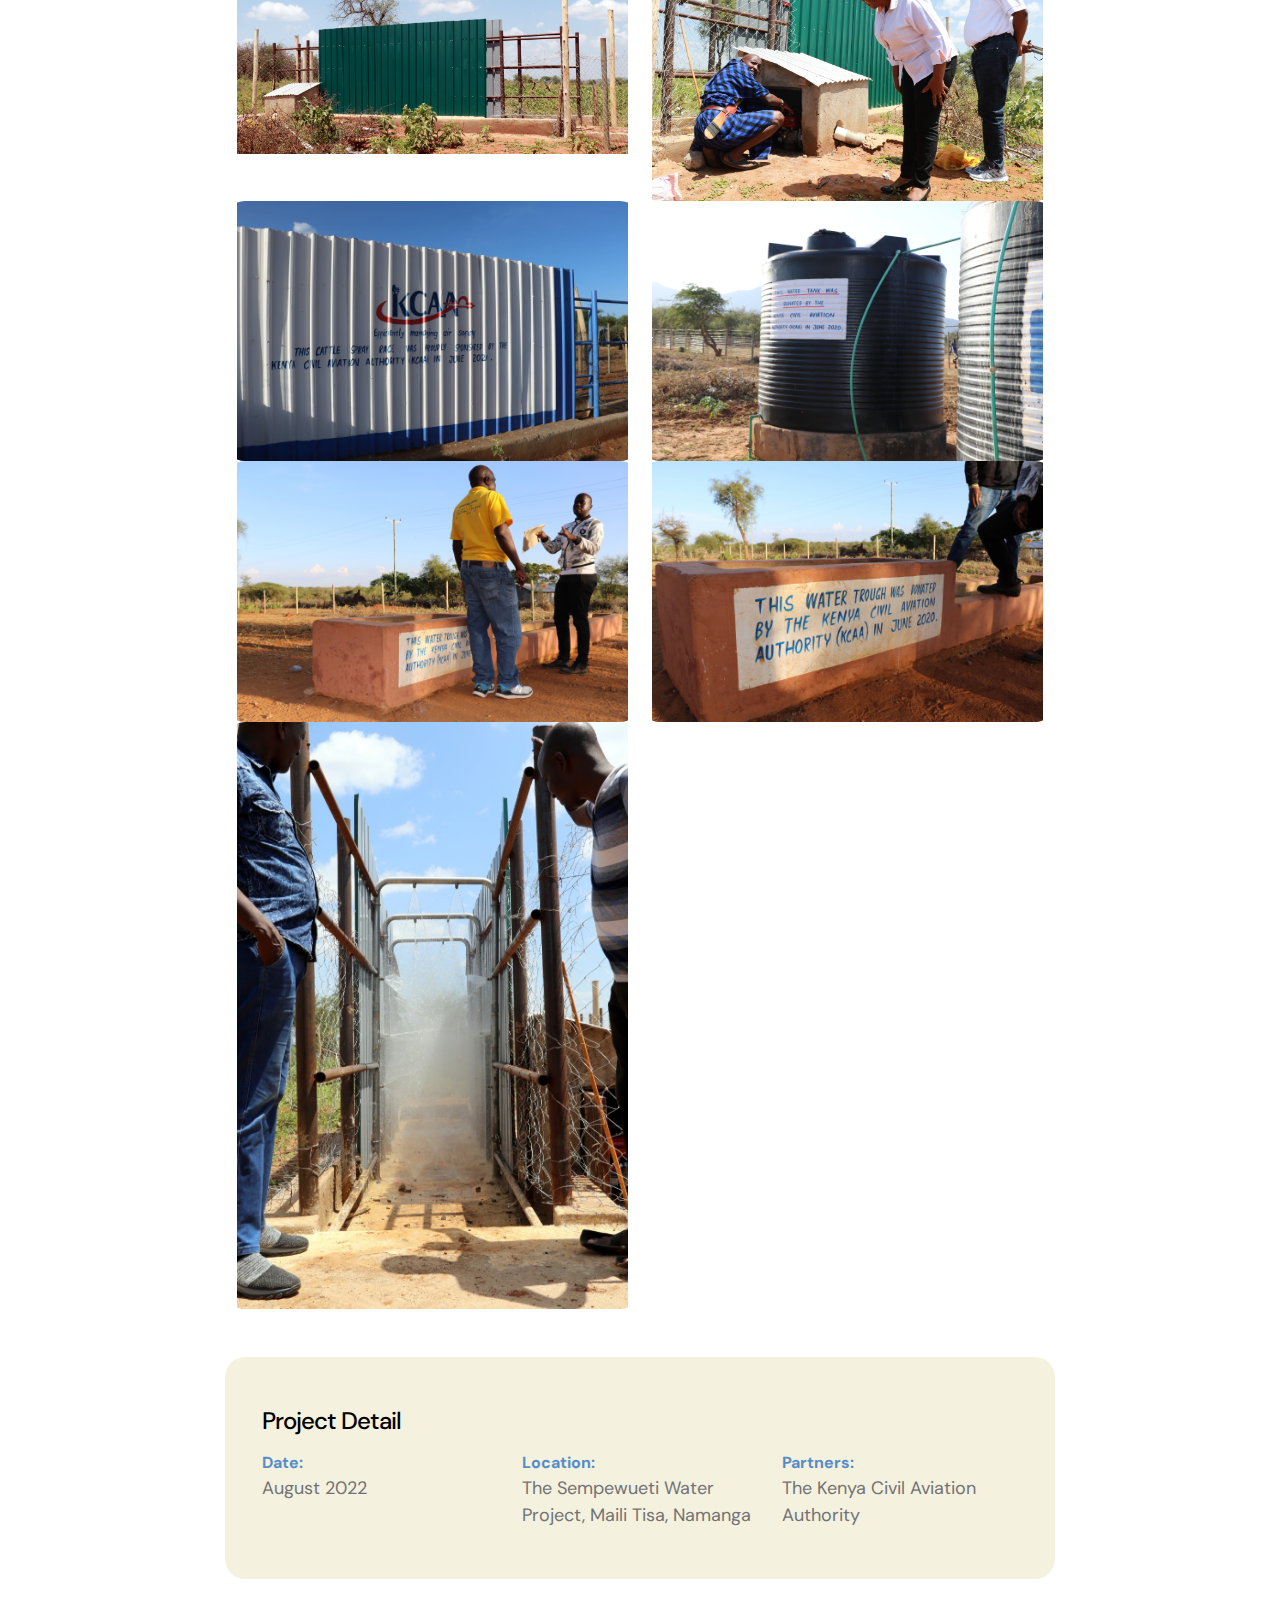
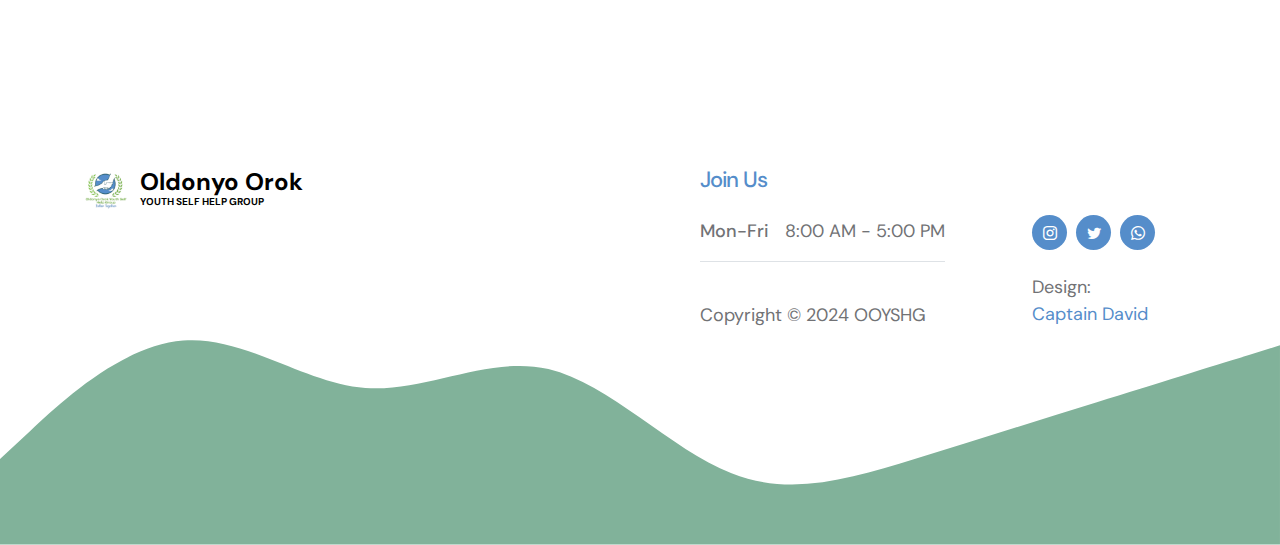
<file: modern_cattle_spray_race.html>
<!doctype html>
<html lang="en">

<head>
    <meta charset="utf-8">
    <meta http-equiv="X-UA-Compatible" content="IE=edge">
    <meta name="viewport" content="width=device-width, initial-scale=1">

    <meta name="description" content="">
    <meta name="author" content="">

    <link rel="icon" type="image/png" href="images/logo.png">
    <title>OOYSHG - Project Detail</title>

    <!-- CSS FILES -->
    <link rel="preconnect" href="https://fonts.googleapis.com">

    <link rel="preconnect" href="https://fonts.gstatic.com" crossorigin>

    <link href="https://fonts.googleapis.com/css2?family=DM+Sans:ital,wght@0,400;0,500;0,700;1,400&display=swap"
        rel="stylesheet">

    <link href="css/bootstrap.min.css" rel="stylesheet">

    <link href="css/bootstrap-icons.css" rel="stylesheet">

    <link href="css/style.css" rel="stylesheet">
    <link href="css/magnific-popup.css" rel="stylesheet">



</head>
<style type="text/css">
    .custom-block-image-wrap {
        position: relative;
        display: inline-block;
        cursor: pointer;
    }

    .custom-block-image-wrap img {
        width: 100%;
        height: auto;
        transition: transform 0.3s;
    }

    .custom-block-image-wrap:hover img {
        transform: scale(1.1);
    }

    .overlay {
        position: fixed;
        top: 0;
        left: 0;
        width: 100%;
        height: 100%;
        background-color: rgba(0, 0, 0, 0.8);
        display: none;
        justify-content: center;
        align-items: center;
        z-index: 9999;
    }

    .overlay img {
        max-width: 80%;
        max-height: 80%;
    }

    .overlay.active {
        display: flex;
    }

    .overlay .close-button,
    .overlay .prev-button,
    .overlay .next-button {
        position: absolute;
        top: 50%;
        color: #fff;
        font-size: 30px;
        font-weight: bold;
        cursor: pointer;
        user-select: none;
        transform: translateY(-50%);
    }

    .overlay .close-button {
        right: 10px;
    }

    .overlay .prev-button {
        left: 10px;
    }

    .overlay .next-button {
        right: 10px;
    }

    .overlay .prev-button:hover,
    .overlay .next-button:hover {
        color: #ccc;
    }
</style>

<body>

    <main>

        <nav class="navbar navbar-expand-lg">                
            <div class="container">
                <a class="navbar-brand d-flex align-items-center" href="index.html">
                    <img src="images/logo.png" class="navbar-brand-image img-fluid" alt="Tiya Golf Club">
                    <span class="navbar-brand-text">
                        Oldonyo Orok
                        <small>Youth Self Help Group</small>
                    </span>
                </a>

                <div class="d-lg-none ms-auto me-3">
                    <a class="btn custom-btn custom-border-btn" data-bs-toggle="offcanvas" href="maa_youth_for_climate_change.html" role="button" aria-controls="offcanvasExample">Climate Action</a>
                </div>

                <button class="navbar-toggler" type="button" data-bs-toggle="collapse" data-bs-target="#navbarNav" aria-controls="navbarNav" aria-expanded="false" aria-label="Toggle navigation">
                    <span class="navbar-toggler-icon"></span>
                </button>

                <div class="collapse navbar-collapse" id="navbarNav">
                    <ul class="navbar-nav ms-lg-auto">
                        <li class="nav-item">
                            <a class="nav-link click-scroll" href="index.html#section_1">Home</a>
                        </li>

                        <li class="nav-item">
                            <a class="nav-link" href="aboutus.html">About</a>
                        </li>

                        <li class="nav-item">
                            <a class="nav-link" href="team.html">Management</a>
                        </li>

                        <li class="nav-item">
                            <a class="nav-link" href="projects.html">Projects</a>
                        </li>

                        <li class="nav-item">
                            <a class="nav-link click-scroll" href="index.html#section_5">Partners</a>
                        </li>

                        <li class="nav-item active">
                            <a class="nav-link" href="donate.html">Donate</a>
                        </li>

                        <li class="nav-item">
                            <a class="nav-link" href="index.html#section_6">Contact Us</a>
                        </li>

                        <!-- <li class="nav-item dropdown">
                            <a class="nav-link dropdown-toggle" href="#" id="navbarLightDropdownMenuLink" role="button" data-bs-toggle="dropdown" aria-expanded="false">Pages</a>

                            <ul class="dropdown-menu dropdown-menu-light" aria-labelledby="navbarLightDropdownMenuLink">
                                <li><a class="dropdown-item" href="event-listing.html">Event Listing</a></li>

                                <li><a class="dropdown-item active" href="event-detail.html">Event Detail</a></li>
                            </ul>
                        </li> -->
                    </ul>

                    <div class="d-none d-lg-block ms-lg-3">
                        <a class="nav-link btn custom-btn custom-border-btn"  href="maa_youth_for_climate_change.html">Climate Action</a>
                    </div>
                </div>
            </div>
        </nav>

        <section class="hero-section hero-50 d-flex justify-content-center align-items-center" id="section_1">

            <div class="section-overlay"></div>

            <svg viewBox="0 0 1962 178" xmlns="http://www.w3.org/2000/svg" xmlns:xlink="http://www.w3.org/1999/xlink">
                <path fill="#558DCA" d="M 0 114 C 118.5 114 118.5 167 237 167 L 237 167 L 237 0 L 0 0 Z"
                    stroke-width="0"></path>
                <path fill="#558DCA" d="M 236 167 C 373 167 373 128 510 128 L 510 128 L 510 0 L 236 0 Z"
                    stroke-width="0"></path>
                <path fill="#558DCA" d="M 509 128 C 607 128 607 153 705 153 L 705 153 L 705 0 L 509 0 Z"
                    stroke-width="0"></path>
                <path fill="#558DCA" d="M 704 153 C 812 153 812 113 920 113 L 920 113 L 920 0 L 704 0 Z"
                    stroke-width="0"></path>
                <path fill="#558DCA" d="M 919 113 C 1048.5 113 1048.5 148 1178 148 L 1178 148 L 1178 0 L 919 0 Z"
                    stroke-width="0"></path>
                <path fill="#558DCA" d="M 1177 148 C 1359.5 148 1359.5 129 1542 129 L 1542 129 L 1542 0 L 1177 0 Z"
                    stroke-width="0"></path>
                <path fill="#558DCA" d="M 1541 129 C 1751.5 129 1751.5 138 1962 138 L 1962 138 L 1962 0 L 1541 0 Z"
                    stroke-width="0"></path>
            </svg>

            <div class="container">
                <div class="row">

                    <div class="col-lg-6 col-12">

                        <h1 class="text-white mb-4 pb-2">Project Details</h1>

                        <a href="#section_2" class="btn custom-btn smoothscroll me-3">Learn more</a>
                    </div>

                </div>
            </div>

            <svg viewBox="0 0 1962 178" xmlns="http://www.w3.org/2000/svg" xmlns:xlink="http://www.w3.org/1999/xlink">
                <path fill="#ffffff" d="M 0 114 C 118.5 114 118.5 167 237 167 L 237 167 L 237 0 L 0 0 Z"
                    stroke-width="0"></path>
                <path fill="#ffffff" d="M 236 167 C 373 167 373 128 510 128 L 510 128 L 510 0 L 236 0 Z"
                    stroke-width="0"></path>
                <path fill="#ffffff" d="M 509 128 C 607 128 607 153 705 153 L 705 153 L 705 0 L 509 0 Z"
                    stroke-width="0"></path>
                <path fill="#ffffff" d="M 704 153 C 812 153 812 113 920 113 L 920 113 L 920 0 L 704 0 Z"
                    stroke-width="0"></path>
                <path fill="#ffffff" d="M 919 113 C 1048.5 113 1048.5 148 1178 148 L 1178 148 L 1178 0 L 919 0 Z"
                    stroke-width="0"></path>
                <path fill="#ffffff" d="M 1177 148 C 1359.5 148 1359.5 129 1542 129 L 1542 129 L 1542 0 L 1177 0 Z"
                    stroke-width="0"></path>
                <path fill="#ffffff" d="M 1541 129 C 1751.5 129 1751.5 138 1962 138 L 1962 138 L 1962 0 L 1541 0 Z"
                    stroke-width="0"></path>
            </svg>
        </section>


        <section class="events-section events-detail-section section-padding" id="section_2">
            <div class="container">
                <div class="row">

                    <div class="col-lg-10 col-md-8 col-12 mx-auto">
                        <h1 class="mb-lg-5 mb-4">MODERN CATTLE SPRAY RACE</h1>
                        <h2 class="mb-lg-5 mb-4">Spray Race, Water Tank, Water Trough and a Water Point for Domestic Use
                        </h2>

                        
                        <div class="custom-block-info">
                            <p>In August 2020, we partnered with The Kenya Civil Aviation Authority to establish a
                                livestock spray race, water tank and a water trough and a water point for domestic use
                                at The Sempewueti Water Project, Maili Tisa, Namanga.</p>

                            <p>Pyrethroids are among the most widely used pesticides for tick control. One way to kill
                                ticks on host animals is to dip livestock and pets in a pesticide bath. When used for
                                cattle, this is termed a cattle dip.</p>

                            <p>A spray race provides a more efficient way for tick control among livestock in our
                                community. It is composed of metallic pipes that run on the floor, the side walls and
                                overhead fitted with 34 jet nozzles which release the spray wash at appropriate points.
                            </p>

                            <p>Being a pastoral community, our people mainly depend on livestock for sustenance. Taking
                                care of the livestock thus should not pose as a health hazards to the herders.</p>
                            
                            <div class="row">
                                
                            <div class="custom-block-image-wrap col-lg-6">
                                <img src="images/projects/sprayrace/spray_race.jpg"
                                    class="custom-block-image img-fluid" alt="Image 1">
                            </div>

                            <div class="custom-block-image-wrap col-lg-6">
                                <img src="images/projects/sprayrace/spray_race_4.jpg"
                                    class="custom-block-image img-fluid" alt="Image 1">
                            </div>

                            <div class="custom-block-image-wrap col-lg-6">
                                <img src="images/projects/sprayrace/spray_race_2.jpg"
                                    class="custom-block-image img-fluid" alt="Image 1">
                            </div>
                            
                            <div class="custom-block-image-wrap col-lg-6">
                                <img src="images/projects/sprayrace/spray_race_3.jpg"
                                    class="custom-block-image img-fluid" alt="Image 1">
                            </div>

                            
                            <div class="custom-block-image-wrap col-lg-6">
                                <img src="images/projects/solar_electric_fence/spray_race.jpg"
                                    class="custom-block-image img-fluid" alt="Image 1">
                            </div>

                            <div class="custom-block-image-wrap col-lg-6">
                                <img src="images/projects/solar_electric_fence/water_tank.jpg"
                                    class="custom-block-image img-fluid" alt="Image 2">
                                <i class="custom-block-icon bi-link col-sm-8">Water Tank</i>
                            </div>

                            <div class="custom-block-image-wrap col-lg-6">
                                <img src="images/projects/solar_electric_fence/water_point.jpg"
                                    class="custom-block-image img-fluid" alt="Image 3">
                            </div>

                            <div class="custom-block-image-wrap col-lg-6">
                                <img src="images/projects/solar_electric_fence/water_trough.jpg"
                                    class="custom-block-image img-fluid" alt="Image 4">
                            </div>

                            <div class="custom-block-image-wrap col-lg-6">
                                <img src="images/projects/sprayrace/spray_race_6.jpg"
                                    class="custom-block-image img-fluid" alt="Image 1">
                            </div>


                        </div>
                            <div class="events-detail-info row my-5">
                                <div class="col-lg-12 col-12">
                                    <h4 class="mb-3">Project Detail</h4>
                                </div>

                                <div class="col-lg-4 col-12">
                                    <span class="custom-block-span">Date:</span>

                                    <p class="mb-0">August 2022</p>
                                </div>

                                <div class="col-lg-4 col-12 my-3 my-lg-0">
                                    <span class="custom-block-span">Location:</span>

                                    <p class="mb-0">The Sempewueti Water Project, Maili Tisa, Namanga</p>
                                </div>

                                <div class="col-lg-4 col-12">
                                    <span class="custom-block-span">Partners:</span>

                                    <p class="mb-0">The Kenya Civil Aviation Authority</p>
                                </div>
                            </div>
                        </div>
                    </div>

                </div>
            </div>
        </section>
    </main>

    <footer class="site-footer">
        <div class="container">
            <div class="row">

                <div class="col-lg-6 col-12 me-auto mb-5 mb-lg-0">
                    <a class="navbar-brand d-flex align-items-center" href="index.html">
                        <img src="images/logo.png" class="navbar-brand-image img-fluid" alt="">
                        <span class="navbar-brand-text">
                            Oldonyo Orok
                            <small>Youth Self Help Group</small>
                        </span>
                    </a>
                </div>

                <div class="col-lg-3 col-12">
                    <h5 class="site-footer-title mb-4">Join Us</h5>

                    <p class="d-flex border-bottom pb-3 mb-3 me-lg-3">
                        <span>Mon-Fri</span>
                        8:00 AM - 5:00 PM
                    </p>

                    <br>
                    <p class="copyright-text">Copyright © 2024 OOYSHG</p>
                </div>

                <div class="col-lg-2 col-12 ms-auto">
                    <ul class="social-icon mt-lg-5 mt-3 mb-4">
                        <li class="social-icon-item">
                            <a href="#" class="social-icon-link bi-instagram"></a>
                        </li>

                        <li class="social-icon-item">
                            <a href="#" class="social-icon-link bi-twitter"></a>
                        </li>

                        <li class="social-icon-item">
                            <a href="#" class="social-icon-link bi-whatsapp"></a>
                        </li>
                    </ul>

                    <p class="copyright-text">Design: <a rel="nofollow" href="https://github.com/DavidSaruni"
                            target="_blank">Captain David</a></p>
                </div>

            </div>
        </div>

        <svg xmlns="http://www.w3.org/2000/svg" viewBox="0 0 1440 320">
            <path fill="#81B29A" fill-opacity="1"
                d="M0,224L34.3,192C68.6,160,137,96,206,90.7C274.3,85,343,139,411,144C480,149,549,107,617,122.7C685.7,139,754,213,823,240C891.4,267,960,245,1029,224C1097.1,203,1166,181,1234,160C1302.9,139,1371,117,1406,106.7L1440,96L1440,320L1405.7,320C1371.4,320,1303,320,1234,320C1165.7,320,1097,320,1029,320C960,320,891,320,823,320C754.3,320,686,320,617,320C548.6,320,480,320,411,320C342.9,320,274,320,206,320C137.1,320,69,320,34,320L0,320Z">
            </path>
        </svg>
    </footer>


    <!-- JAVASCRIPT FILES -->
    <script src="js/jquery.min.js"></script>
    <script src="js/bootstrap.bundle.min.js"></script>
    <script src="js/jquery.sticky.js"></script>
    <script src="js/custom.js"></script>
    <script type="text/javascript">
        const imageWraps = document.querySelectorAll('.custom-block-image-wrap');
        imageWraps.forEach((wrap) => {
            wrap.addEventListener('click', () => {
                const overlay = document.createElement('div');
                overlay.classList.add('overlay');
                overlay.innerHTML = `<img src="${wrap.querySelector('img').src}" alt="${wrap.querySelector('img').alt}">`;

                document.body.appendChild(overlay);

                overlay.addEventListener('click', () => {
                    overlay.classList.remove('active');
                    setTimeout(() => {
                        overlay.remove();
                    }, 300);
                });

                setTimeout(() => {
                    overlay.classList.add('active');
                }, 0);
            });
        });

    </script>

</body>

</html>
</file>
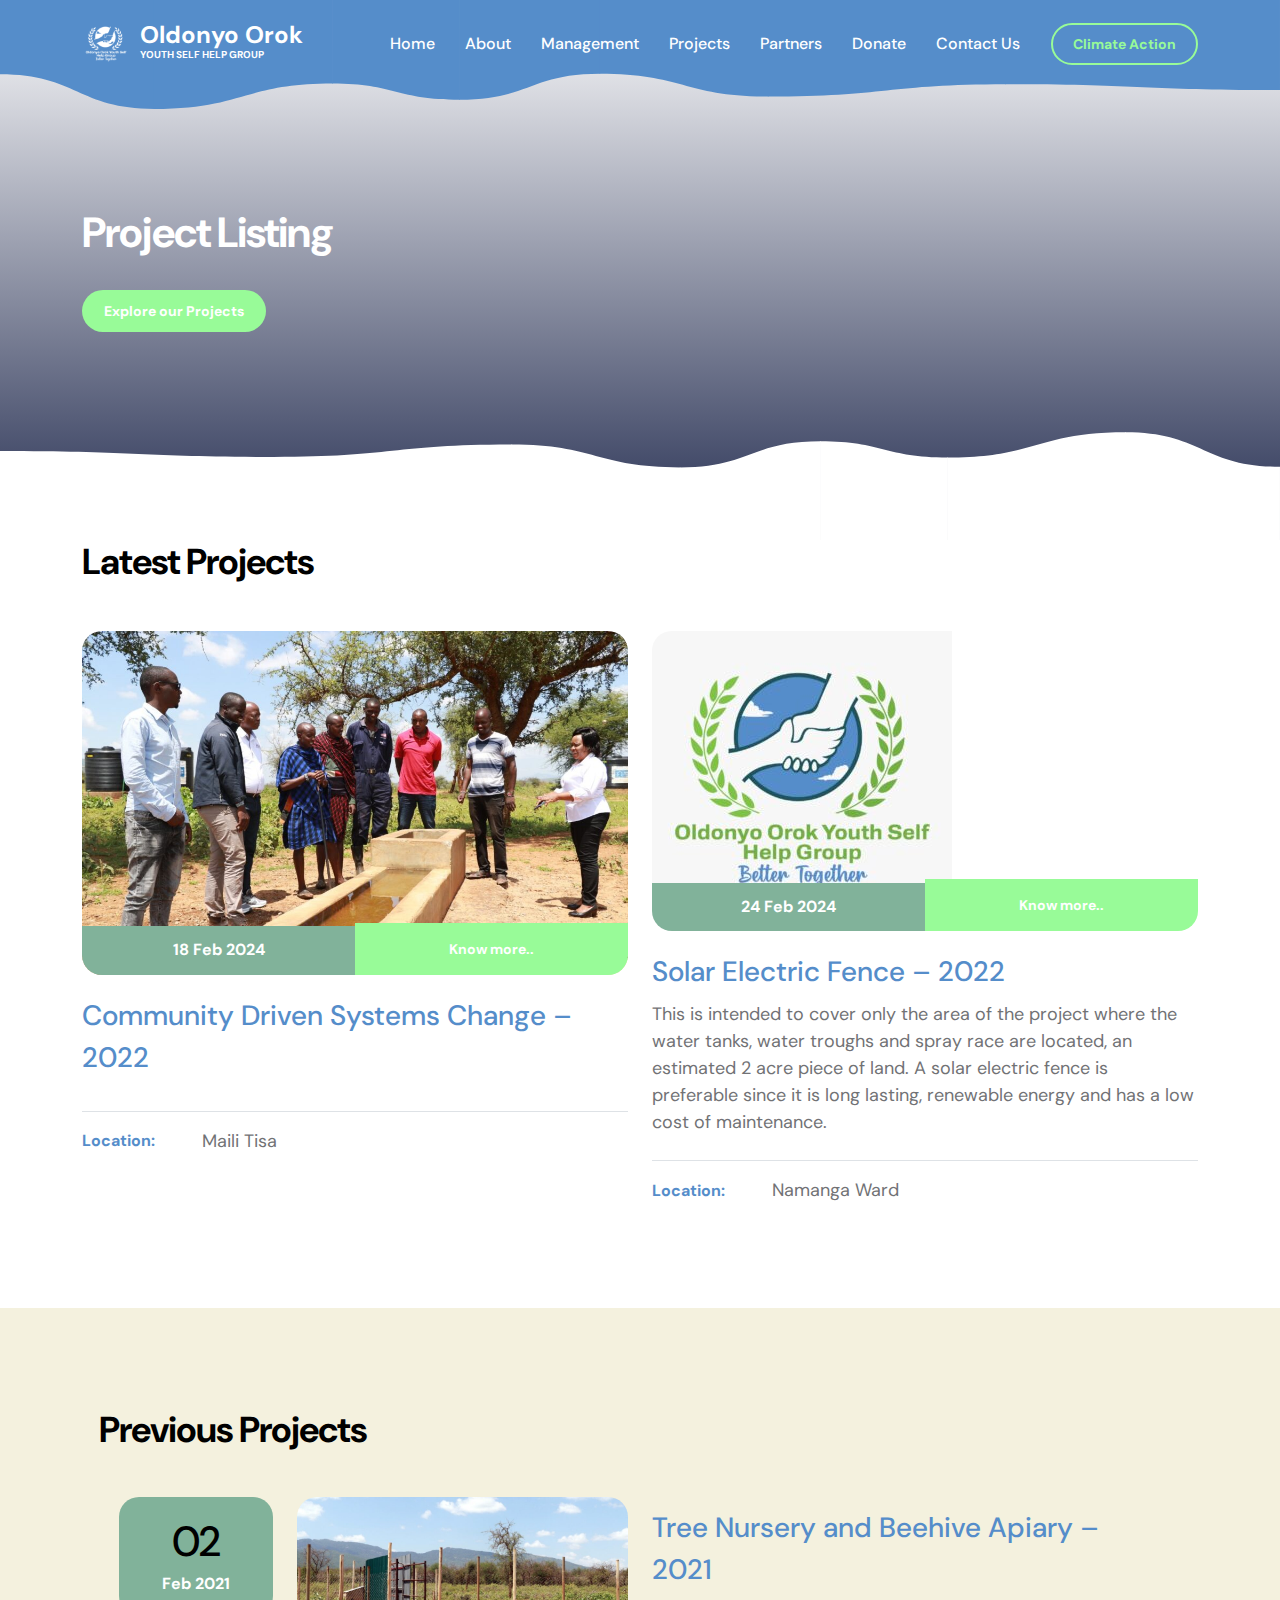
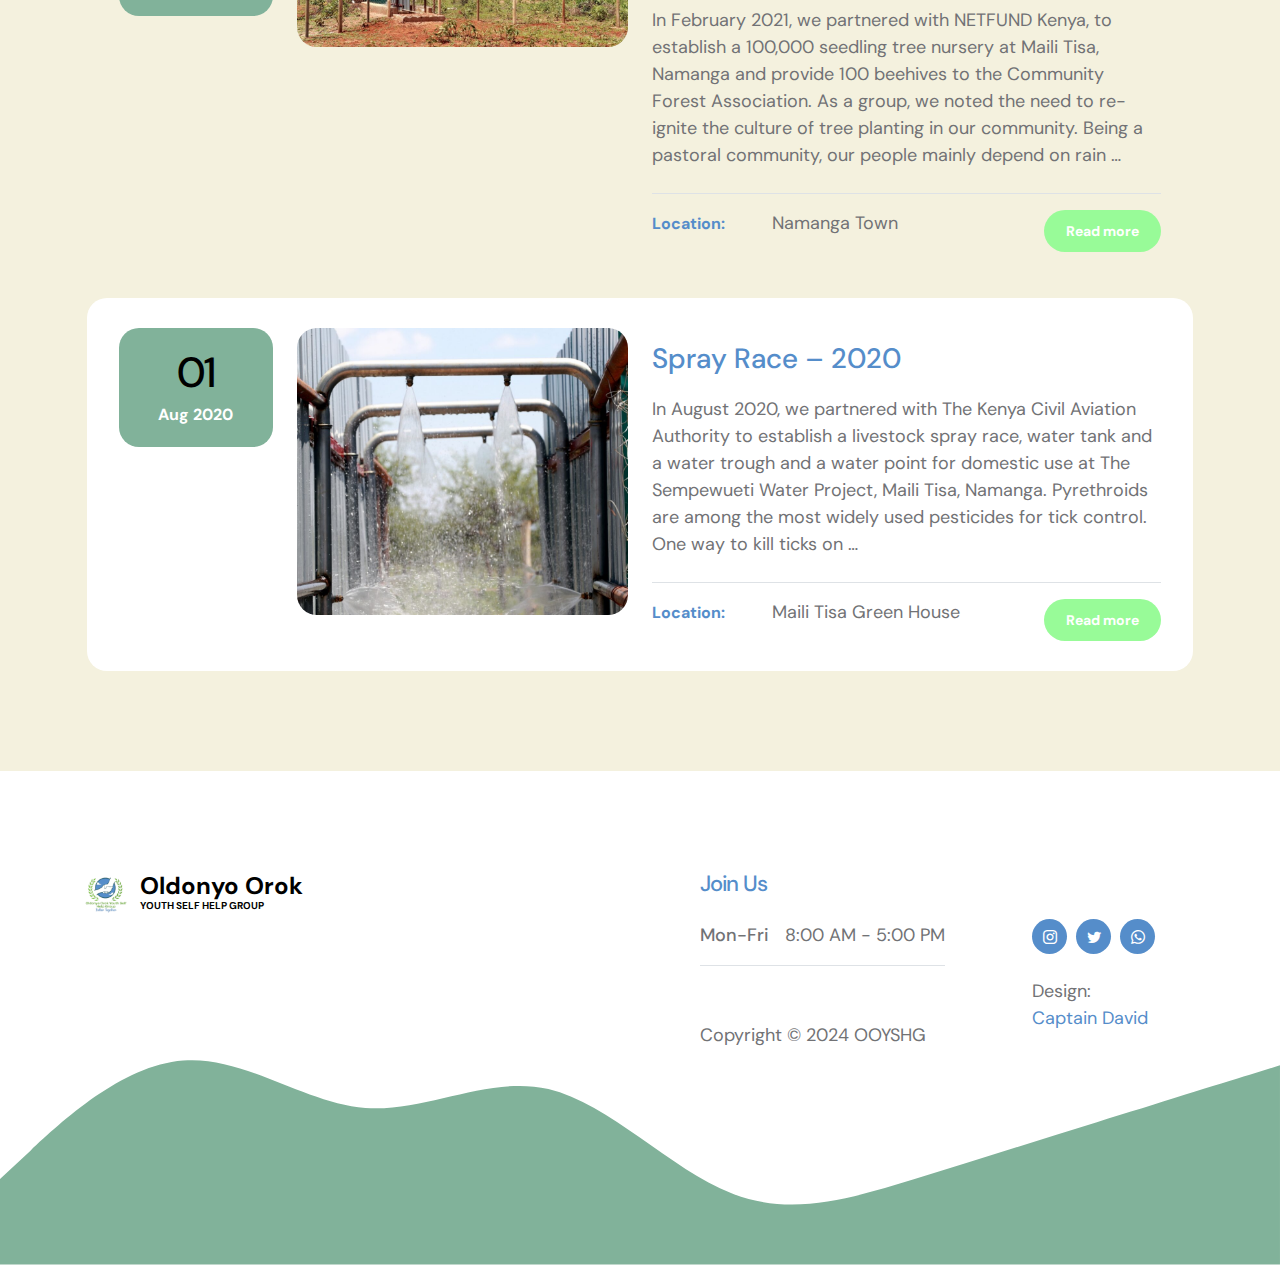
<file: projects.html>
<!doctype html>
<html lang="en">
    <head>
        <meta charset="utf-8">
        <meta name="viewport" content="width=device-width, initial-scale=1">

        <meta name="description" content="">
        <meta name="author" content="">

        <link rel="icon" type="image/png" href="images/logo.png">
        <title>OOYSHG - Project Listing</title>

        <!-- CSS FILES -->                
        <link rel="preconnect" href="https://fonts.googleapis.com">

        <link rel="preconnect" href="https://fonts.gstatic.com" crossorigin>

        <link href="https://fonts.googleapis.com/css2?family=DM+Sans:ital,wght@0,400;0,500;0,700;1,400&display=swap" rel="stylesheet">

        <link href="css/bootstrap.min.css" rel="stylesheet">

        <link href="css/bootstrap-icons.css" rel="stylesheet">

        <link href="css/style.css" rel="stylesheet">
        

    </head>
    
    <body>

        <main>

            <nav class="navbar navbar-expand-lg">                
                <div class="container">
                    <a class="navbar-brand d-flex align-items-center" href="index.html">
                        <img src="images/logo.png" class="navbar-brand-image img-fluid" alt="Tiya Golf Club">
                        <span class="navbar-brand-text">
                            Oldonyo Orok
                            <small>Youth Self Help Group</small>
                        </span>
                    </a>

                    <div class="d-lg-none ms-auto me-3">
                        <a class="btn custom-btn custom-border-btn" data-bs-toggle="offcanvas" href="maa_youth_for_climate_change.html" role="button" aria-controls="offcanvasExample">Climate Action</a>
                    </div>
    
                    <button class="navbar-toggler" type="button" data-bs-toggle="collapse" data-bs-target="#navbarNav" aria-controls="navbarNav" aria-expanded="false" aria-label="Toggle navigation">
                        <span class="navbar-toggler-icon"></span>
                    </button>
    
                    <div class="collapse navbar-collapse" id="navbarNav">
                        <ul class="navbar-nav ms-lg-auto">
                            <li class="nav-item">
                                <a class="nav-link click-scroll" href="index.html#section_1">Home</a>
                            </li>
    
                            <li class="nav-item">
                                <a class="nav-link" href="aboutus.html">About</a>
                            </li>

                            <li class="nav-item">
                                <a class="nav-link" href="team.html">Management</a>
                            </li>

                            <li class="nav-item">
                                <a class="nav-link" href="projects.html">Projects</a>
                            </li>

                            <li class="nav-item">
                                <a class="nav-link click-scroll" href="index.html#section_5">Partners</a>
                            </li>

                            <li class="nav-item active">
                                <a class="nav-link" href="donate.html">Donate</a>
                            </li>

                            <li class="nav-item">
                                <a class="nav-link" href="index.html#section_6">Contact Us</a>
                            </li>

                            <!-- <li class="nav-item dropdown">
                                <a class="nav-link dropdown-toggle" href="#" id="navbarLightDropdownMenuLink" role="button" data-bs-toggle="dropdown" aria-expanded="false">Pages</a>

                                <ul class="dropdown-menu dropdown-menu-light" aria-labelledby="navbarLightDropdownMenuLink">
                                    <li><a class="dropdown-item" href="event-listing.html">Event Listing</a></li>

                                    <li><a class="dropdown-item active" href="event-detail.html">Event Detail</a></li>
                                </ul>
                            </li> -->
                        </ul>

                        <div class="d-none d-lg-block ms-lg-3">
                            <a class="nav-link btn custom-btn custom-border-btn"  href="maa_youth_for_climate_change.html">Climate Action</a>
                        </div>
                    </div>
                </div>
            </nav>
            

            <section class="hero-section hero-50 d-flex justify-content-center align-items-center" id="section_1">

                <div class="section-overlay"></div>

                <svg viewBox="0 0 1962 178" xmlns="http://www.w3.org/2000/svg" xmlns:xlink="http://www.w3.org/1999/xlink"><path fill="#558DCA" d="M 0 114 C 118.5 114 118.5 167 237 167 L 237 167 L 237 0 L 0 0 Z" stroke-width="0"></path> <path fill="#558DCA" d="M 236 167 C 373 167 373 128 510 128 L 510 128 L 510 0 L 236 0 Z" stroke-width="0"></path> <path fill="#558DCA" d="M 509 128 C 607 128 607 153 705 153 L 705 153 L 705 0 L 509 0 Z" stroke-width="0"></path><path fill="#558DCA" d="M 704 153 C 812 153 812 113 920 113 L 920 113 L 920 0 L 704 0 Z" stroke-width="0"></path><path fill="#558DCA" d="M 919 113 C 1048.5 113 1048.5 148 1178 148 L 1178 148 L 1178 0 L 919 0 Z" stroke-width="0"></path><path fill="#558DCA" d="M 1177 148 C 1359.5 148 1359.5 129 1542 129 L 1542 129 L 1542 0 L 1177 0 Z" stroke-width="0"></path><path fill="#558DCA" d="M 1541 129 C 1751.5 129 1751.5 138 1962 138 L 1962 138 L 1962 0 L 1541 0 Z" stroke-width="0"></path></svg>

                <div class="container">
                    <div class="row">

                        <div class="col-lg-6 col-12">

                            <h1 class="text-white mb-4 pb-2">Project Listing</h1>

                            <a href="#section_3" class="btn custom-btn smoothscroll me-3">Explore our Projects</a>
                        </div>

                    </div>
                </div>

                <svg viewBox="0 0 1962 178" xmlns="http://www.w3.org/2000/svg" xmlns:xlink="http://www.w3.org/1999/xlink"><path fill="#ffffff" d="M 0 114 C 118.5 114 118.5 167 237 167 L 237 167 L 237 0 L 0 0 Z" stroke-width="0"></path> <path fill="#ffffff" d="M 236 167 C 373 167 373 128 510 128 L 510 128 L 510 0 L 236 0 Z" stroke-width="0"></path> <path fill="#ffffff" d="M 509 128 C 607 128 607 153 705 153 L 705 153 L 705 0 L 509 0 Z" stroke-width="0"></path><path fill="#ffffff" d="M 704 153 C 812 153 812 113 920 113 L 920 113 L 920 0 L 704 0 Z" stroke-width="0"></path><path fill="#ffffff" d="M 919 113 C 1048.5 113 1048.5 148 1178 148 L 1178 148 L 1178 0 L 919 0 Z" stroke-width="0"></path><path fill="#ffffff" d="M 1177 148 C 1359.5 148 1359.5 129 1542 129 L 1542 129 L 1542 0 L 1177 0 Z" stroke-width="0"></path><path fill="#ffffff" d="M 1541 129 C 1751.5 129 1751.5 138 1962 138 L 1962 138 L 1962 0 L 1541 0 Z" stroke-width="0"></path></svg>
            </section>


            <section class="events-section section-padding" id="section_2">
                <div class="container">
                    <div class="row">

                        <div class="col-lg-12 col-12">
                            <h2 class="mb-lg-5 mb-4">Latest Projects</h2>
                        </div>

                        <div class="col-lg-6 col-12 mb-5 mb-lg-0">
                            <div class="custom-block-image-wrap">
                                <a href="community_based_systems.html">
                                    <img src="images/Community-Driven-Systems.jpg" class="custom-block-image img-fluid" alt="">

                                    <i class="custom-block-icon bi-link"></i>
                                </a>

                                <div class="custom-block-date-wrap">
                                    <strong class="text-white">18 Feb 2024</strong>
                                </div>

                                <div class="custom-btn-wrap">
                                    <a href="community_based_systems.html" class="btn custom-btn">Know more..</a>
                                </div>
                            </div>

                            <div class="custom-block-info">
                                <a href="community_based_systems.html" class="events-title mb-2">Community Driven Systems Change – 2022</a>

                                <p class="mb-0"></p>


                                <div class="border-top mt-4 pt-3">
                                    <div class="d-flex flex-wrap align-items-center mb-1">
                                        <span class="custom-block-span">Location:</span>

                                        <p class="mb-0">Maili Tisa</p>
                                    </div>

                                    <!-- <div class="d-flex flex-wrap align-items-center">
                                        <span class="custom-block-span">Ticket:</span>

                                        <p class="mb-0">$150</p>
                                    </div> -->
                                </div>
                            </div>
                        </div>

                        <div class="col-lg-6 col-12">
                            <div class="custom-block-image-wrap">
                                <a href="solar_electric_fence_2022.html">
                                    <img src="images/Logo-white.jpg" class="custom-block-image img-fluid" alt="">

                                    <i class="custom-block-icon bi-link"></i>
                                </a>

                                <div class="custom-block-date-wrap">
                                    <strong class="text-white">24 Feb 2024</strong>
                                </div>

                                <div class="custom-btn-wrap">
                                    <a href="solar_electric_fence_2022.html" class="btn custom-btn">Know more..</a>
                                </div>
                            </div>

                            <div class="custom-block-info">
                                <a href="solar_electric_fence_2022.html" class="events-title mb-2">Solar Electric Fence – 2022</a>

                                <p class="mb-0">This is intended to cover only the area of the project where the water tanks, water troughs and spray race are located, an estimated 2 acre piece of land. A solar electric fence is preferable since it is long lasting, renewable energy and has a low cost of maintenance.</p>


                                <div class="border-top mt-4 pt-3">
                                    <div class="d-flex flex-wrap align-items-center mb-1">
                                        <span class="custom-block-span">Location:</span>

                                        <p class="mb-0">Namanga Ward</p>
                                    </div>

                                    <div class="d-flex flex-wrap align-items-center">
                                        <!-- <span class="custom-block-span">Ticket:</span>

                                        <p class="mb-0">$250</p> -->
                                    </div>
                                </div>
                            </div>
                        </div>

                    </div>
                </div>
            </section>


            <section class="events-section events-listing-section section-bg section-padding" id="section_3">
                <div class="container">
                    <div class="row">

                        <div class="col-lg-12 col-12">
                            <h2 class="mb-3">Previous Projects</h2>
                        </div>

                        <div class="row custom-block mb-3">
                            <div class="col-lg-2 col-md-4 col-12 order-2 order-md-0 order-lg-0">
                                <div class="custom-block-date-wrap d-flex d-lg-block d-md-block align-items-center mt-3 mt-lg-0 mt-md-0">
                                    <h6 class="custom-block-date mb-lg-1 mb-0 me-3 me-lg-0 me-md-0">02</h6>
                                    
                                    <strong class="text-white">Feb 2021</strong>
                                </div>
                            </div>

                            <div class="col-lg-4 col-md-8 col-12 order-1 order-lg-0">
                                <div class="custom-block-image-wrap">
                                    <a href="tree_nursery.html">
                                        <img src="images/Tree-nursery.jpg" class="custom-block-image img-fluid" alt="">

                                        <i class="custom-block-icon bi-link"></i>
                                    </a>
                                </div>
                            </div>

                            <div class="col-lg-6 col-12 order-3 order-lg-0">
                                <div class="custom-block-info mt-2 mt-lg-0">
                                    <a href="tree_nursery.html" class="events-title mb-3">
                                        Tree Nursery and Beehive Apiary – 2021
                                    </a>

                                    <p class="mb-0">In February 2021, we partnered with NETFUND Kenya, to establish a 100,000 seedling tree nursery at Maili Tisa, Namanga and provide 100 beehives to the Community Forest Association. As a group, we noted the need to re-ignite the culture of tree planting in our community. Being a pastoral community, our people mainly depend on rain …</p>

                                    <div class="d-flex flex-wrap border-top mt-4 pt-3">

                                        <div class="mb-4 mb-lg-0">
                                            <div class="d-flex flex-wrap align-items-center mb-1">
                                                <span class="custom-block-span">Location:</span>

                                                <p class="mb-0">Namanga Town</p>
                                            </div>

                                            <div class="d-flex flex-wrap align-items-center">
                                                <!-- <span class="custom-block-span">Ticket:</span>

                                                <p class="mb-0">$250</p> -->
                                            </div>
                                        </div>

                                        <div class="d-flex align-items-center ms-lg-auto">
                                            <a href="tree_nursery.html" class="btn custom-btn">Read more</a>
                                        </div>
                                    </div>
                                </div>
                            </div>
                        </div>

                        <div class="row custom-block custom-block-bg">
                            <div class="col-lg-2 col-md-4 col-12 order-2 order-md-0 order-lg-0">
                                <div class="custom-block-date-wrap d-flex d-lg-block d-md-block align-items-center mt-3 mt-lg-0 mt-md-0">
                                    <h6 class="custom-block-date mb-lg-1 mb-0 me-3 me-lg-0 me-md-0">01</h6>
                                    
                                    <strong class="text-white">Aug 2020</strong>
                                </div>
                            </div>

                            <div class="col-lg-4 col-md-8 col-12 order-1 order-lg-0">
                                <div class="custom-block-image-wrap">
                                    <a href="modern_cattle_spray_race.html">
                                        <img src="images/Spray-Race.jpg" class="custom-block-image img-fluid" alt="">

                                        <i class="custom-block-icon bi-link"></i>
                                    </a>
                                </div>
                            </div>

                            <div class="col-lg-6 col-12 order-3 order-lg-0">
                                <div class="custom-block-info mt-2 mt-lg-0">
                                    <a href="modern_cattle_spray_race.html" class="events-title mb-3">
                                        Spray Race – 2020
                                    </a>

                                    <p class="mb-0">In August 2020, we partnered with The Kenya Civil Aviation Authority to establish a livestock spray race, water tank and a water trough and a water point for domestic use at The Sempewueti Water Project, Maili Tisa, Namanga. Pyrethroids are among the most widely used pesticides for tick control. One way to kill ticks on …</p>

                                    <div class="d-flex flex-wrap border-top mt-4 pt-3">

                                        <div class="mb-4 mb-lg-0">
                                            <div class="d-flex flex-wrap align-items-center mb-1">
                                                <span class="custom-block-span">Location:</span>

                                                <p class="mb-0">Maili Tisa Green House</p>
                                            </div>

                                            <div class="d-flex flex-wrap align-items-center">
                                                <!-- <span class="custom-block-span">Ticket:</span>

                                                <p class="mb-0">$350</p> -->
                                            </div>
                                        </div>

                                        <div class="d-flex align-items-center ms-lg-auto">
                                            <a href="modern_cattle_spray_race.html" class="btn custom-btn">Read more</a>
                                        </div>
                                    </div>
                                </div>
                            </div>
                        </div>

                    </div>
                </div>
            </section>
        </main>

        <footer class="site-footer">
            <div class="container">
                <div class="row">

                    <div class="col-lg-6 col-12 me-auto mb-5 mb-lg-0">
                        <a class="navbar-brand d-flex align-items-center" href="index.html">
                            <img src="images/logo.png" class="navbar-brand-image img-fluid" alt="">
                            <span class="navbar-brand-text">
                                Oldonyo Orok
                                <small>Youth Self Help Group</small>
                            </span>
                        </a>
                    </div>

                    <div class="col-lg-3 col-12">
                        <h5 class="site-footer-title mb-4">Join Us</h5>

                        <p class="d-flex border-bottom pb-3 mb-3 me-lg-3">
                            <span>Mon-Fri</span>
                            8:00 AM - 5:00 PM
                        </p>

                        <p class="d-flex me-lg-3">
                        </p>
                        <br>
                        <p class="copyright-text">Copyright © 2024 OOYSHG</p>
                    </div>

                        <div class="col-lg-2 col-12 ms-auto">
                            <ul class="social-icon mt-lg-5 mt-3 mb-4">
                                <li class="social-icon-item">
                                    <a href="#" class="social-icon-link bi-instagram"></a>
                                </li>

                                <li class="social-icon-item">
                                    <a href="#" class="social-icon-link bi-twitter"></a>
                                </li>

                                <li class="social-icon-item">
                                    <a href="#" class="social-icon-link bi-whatsapp"></a>
                                </li>
                            </ul>

                            <p class="copyright-text">Design: <a rel="nofollow" href="https://github.com/DavidSaruni" target="_blank">Captain David</a></p>
                        </div>

                </div>
            </div>

            <svg xmlns="http://www.w3.org/2000/svg" viewBox="0 0 1440 320"><path fill="#81B29A" fill-opacity="1" d="M0,224L34.3,192C68.6,160,137,96,206,90.7C274.3,85,343,139,411,144C480,149,549,107,617,122.7C685.7,139,754,213,823,240C891.4,267,960,245,1029,224C1097.1,203,1166,181,1234,160C1302.9,139,1371,117,1406,106.7L1440,96L1440,320L1405.7,320C1371.4,320,1303,320,1234,320C1165.7,320,1097,320,1029,320C960,320,891,320,823,320C754.3,320,686,320,617,320C548.6,320,480,320,411,320C342.9,320,274,320,206,320C137.1,320,69,320,34,320L0,320Z"></path></svg>
        </footer>


        <!-- JAVASCRIPT FILES -->
        <script src="js/jquery.min.js"></script>
        <script src="js/bootstrap.bundle.min.js"></script>
        <script src="js/jquery.sticky.js"></script>
        <script src="js/custom.js"></script>

    </body>
</html>
</file>
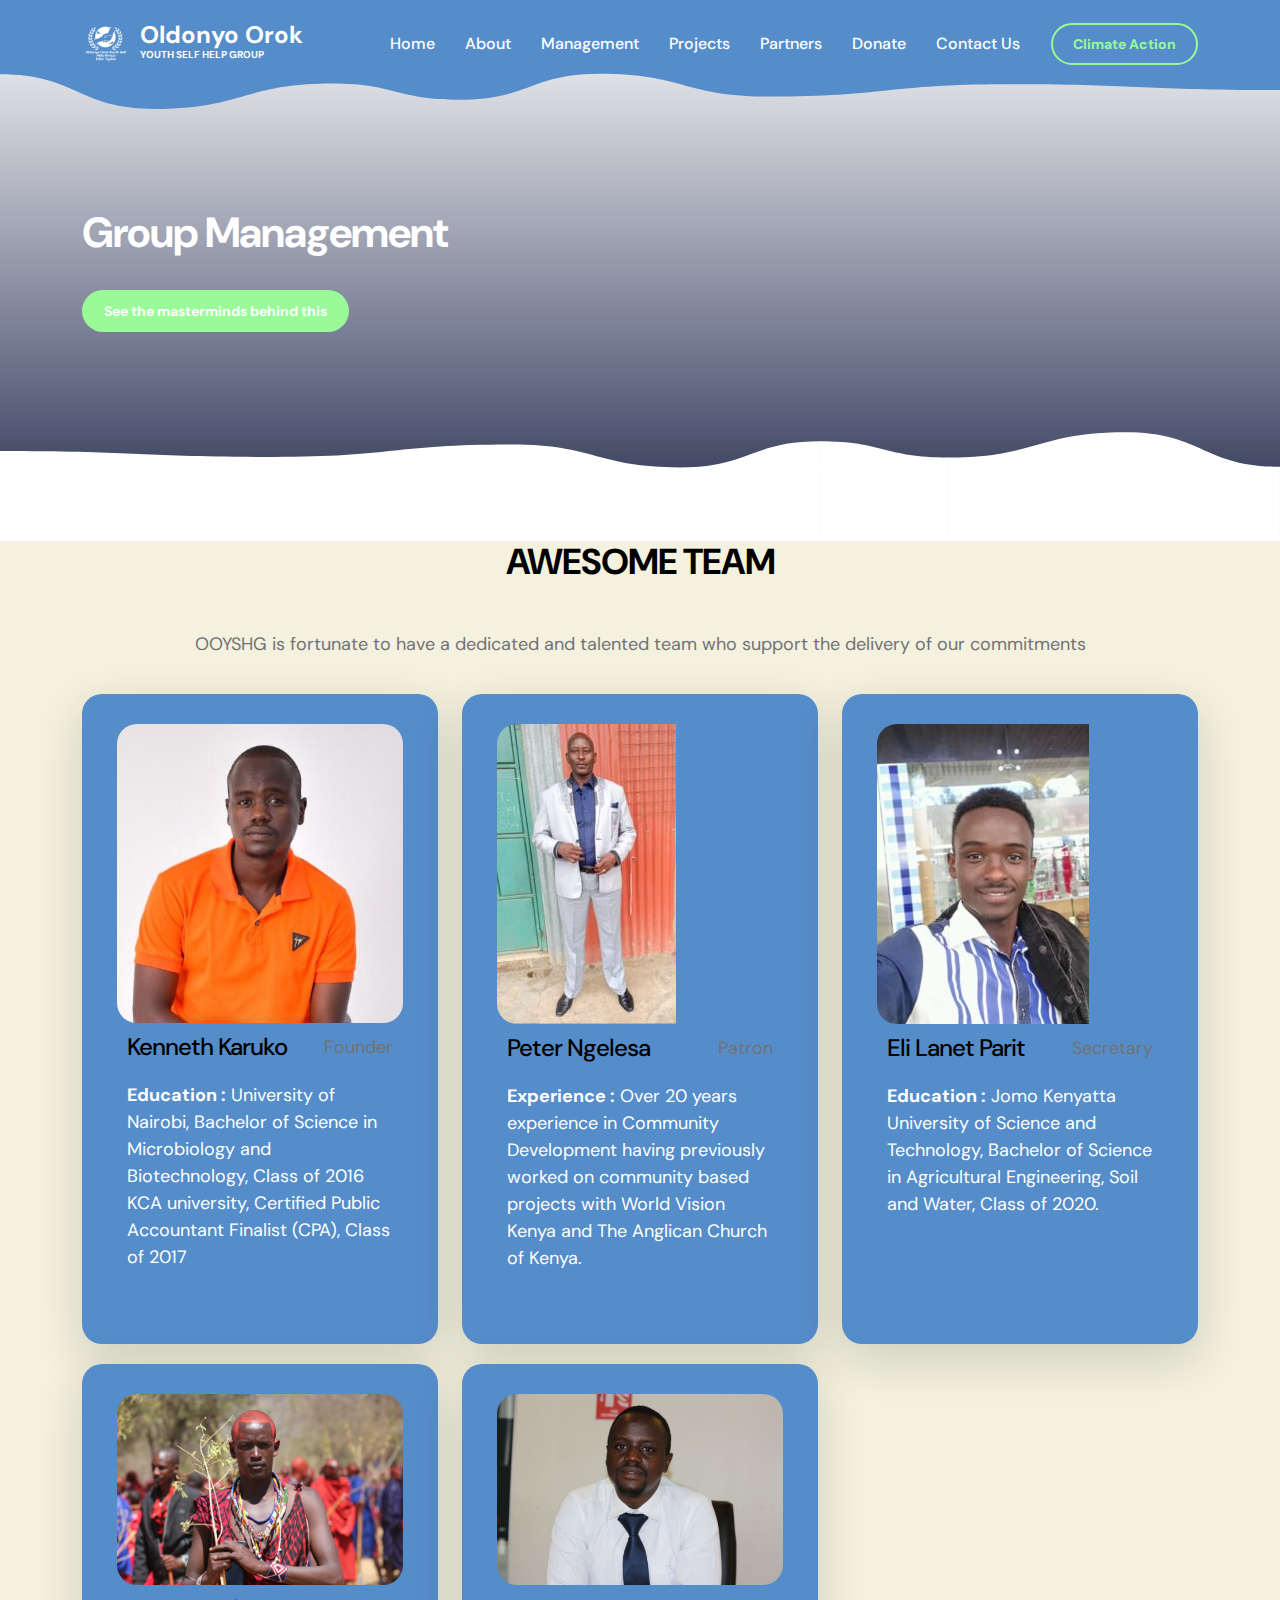
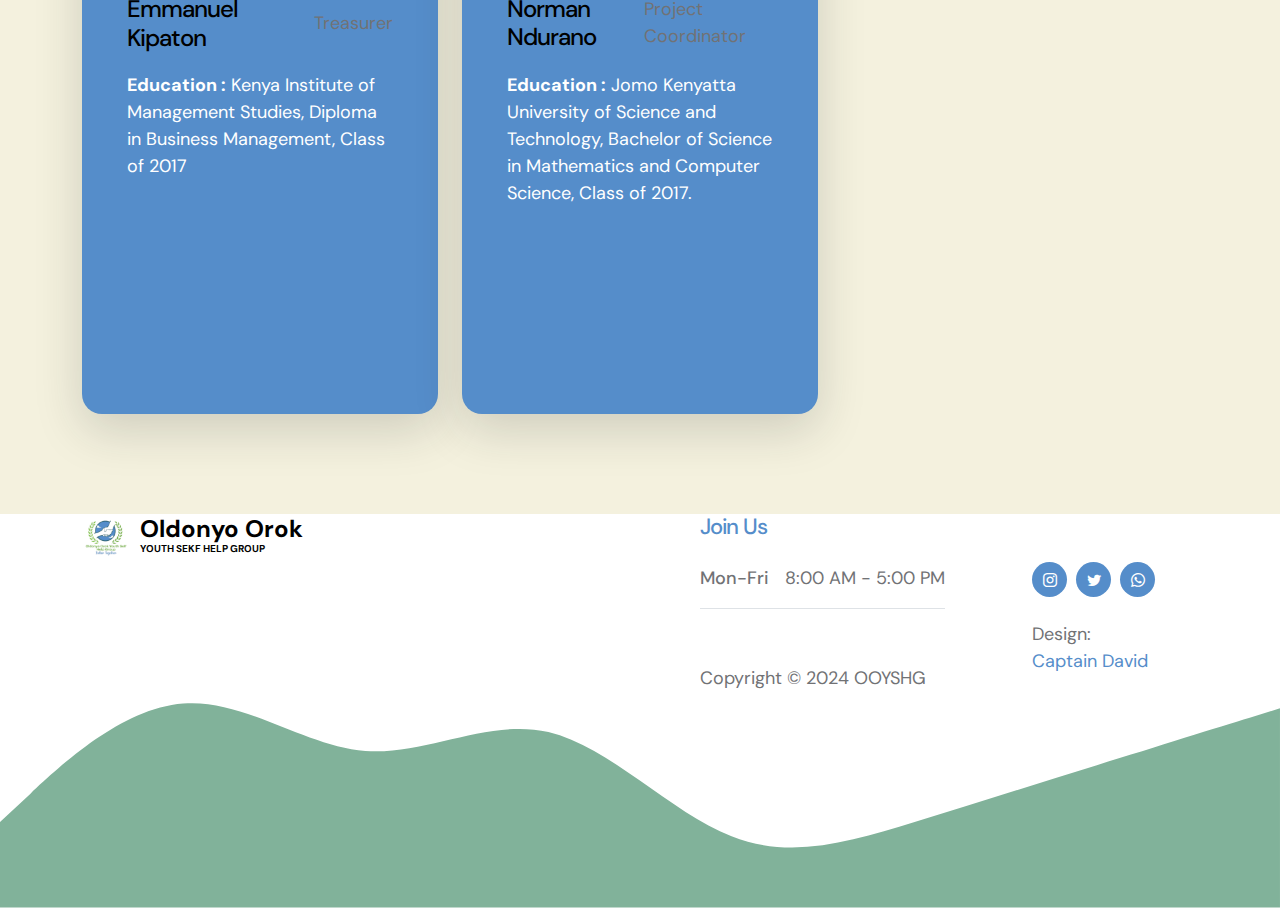
<file: team.html>
<!doctype html>
<html lang="en">
    <head>
        <meta charset="utf-8">
        <meta name="viewport" content="width=device-width, initial-scale=1">

        <meta name="description" content="">
        <meta name="author" content="">

        <link rel="icon" type="image/png" href="images/logo.png">
        <title>OOYSHG - Group Management</title>

        <!-- CSS FILES -->                
        <link rel="preconnect" href="https://fonts.googleapis.com">

        <link rel="preconnect" href="https://fonts.gstatic.com" crossorigin>

        <link href="https://fonts.googleapis.com/css2?family=DM+Sans:ital,wght@0,400;0,500;0,700;1,400&display=swap" rel="stylesheet">

        <link href="css/bootstrap.min.css" rel="stylesheet">

        <link href="css/bootstrap-icons.css" rel="stylesheet">

        <link href="css/style.css" rel="stylesheet">
        

    </head>
    
    <body>

        <main>

            <nav class="navbar navbar-expand-lg">                
                <div class="container">
                    <a class="navbar-brand d-flex align-items-center" href="index.html">
                        <img src="images/logo.png" class="navbar-brand-image img-fluid" alt="Tiya Golf Club">
                        <span class="navbar-brand-text">
                            Oldonyo Orok
                            <small>Youth Self Help Group</small>
                        </span>
                    </a>

                    <div class="d-lg-none ms-auto me-3">
                        <a class="btn custom-btn custom-border-btn" data-bs-toggle="offcanvas" href="maa_youth_for_climate_change.html" role="button" aria-controls="offcanvasExample">Climate Action</a>
                    </div>
    
                    <button class="navbar-toggler" type="button" data-bs-toggle="collapse" data-bs-target="#navbarNav" aria-controls="navbarNav" aria-expanded="false" aria-label="Toggle navigation">
                        <span class="navbar-toggler-icon"></span>
                    </button>
    
                    <div class="collapse navbar-collapse" id="navbarNav">
                        <ul class="navbar-nav ms-lg-auto">
                            <li class="nav-item">
                                <a class="nav-link click-scroll" href="index.html#section_1">Home</a>
                            </li>
    
                            <li class="nav-item">
                                <a class="nav-link" href="aboutus.html">About</a>
                            </li>

                            <li class="nav-item">
                                <a class="nav-link" href="team.html">Management</a>
                            </li>

                            <li class="nav-item">
                                <a class="nav-link" href="projects.html">Projects</a>
                            </li>

                            <li class="nav-item">
                                <a class="nav-link click-scroll" href="index.html#section_5">Partners</a>
                            </li>

                            <li class="nav-item active">
                                <a class="nav-link" href="donate.html">Donate</a>
                            </li>

                            <li class="nav-item">
                                <a class="nav-link" href="index.html#section_6">Contact Us</a>
                            </li>

                            <!-- <li class="nav-item dropdown">
                                <a class="nav-link dropdown-toggle" href="#" id="navbarLightDropdownMenuLink" role="button" data-bs-toggle="dropdown" aria-expanded="false">Pages</a>

                                <ul class="dropdown-menu dropdown-menu-light" aria-labelledby="navbarLightDropdownMenuLink">
                                    <li><a class="dropdown-item" href="event-listing.html">Event Listing</a></li>

                                    <li><a class="dropdown-item active" href="event-detail.html">Event Detail</a></li>
                                </ul>
                            </li> -->
                        </ul>

                        <div class="d-none d-lg-block ms-lg-3">
                            <a class="nav-link btn custom-btn custom-border-btn"  href="maa_youth_for_climate_change.html">Climate Action</a>
                        </div>
                    </div>
                </div>
            </nav>   

            <section class="hero-section hero-50 d-flex justify-content-center align-items-center" id="section_1">

                <div class="section-overlay"></div>

                <svg viewBox="0 0 1962 178" xmlns="http://www.w3.org/2000/svg" xmlns:xlink="http://www.w3.org/1999/xlink"><path fill="#558DCA" d="M 0 114 C 118.5 114 118.5 167 237 167 L 237 167 L 237 0 L 0 0 Z" stroke-width="0"></path> <path fill="#558DCA" d="M 236 167 C 373 167 373 128 510 128 L 510 128 L 510 0 L 236 0 Z" stroke-width="0"></path> <path fill="#558DCA" d="M 509 128 C 607 128 607 153 705 153 L 705 153 L 705 0 L 509 0 Z" stroke-width="0"></path><path fill="#558DCA" d="M 704 153 C 812 153 812 113 920 113 L 920 113 L 920 0 L 704 0 Z" stroke-width="0"></path><path fill="#558DCA" d="M 919 113 C 1048.5 113 1048.5 148 1178 148 L 1178 148 L 1178 0 L 919 0 Z" stroke-width="0"></path><path fill="#558DCA" d="M 1177 148 C 1359.5 148 1359.5 129 1542 129 L 1542 129 L 1542 0 L 1177 0 Z" stroke-width="0"></path><path fill="#558DCA" d="M 1541 129 C 1751.5 129 1751.5 138 1962 138 L 1962 138 L 1962 0 L 1541 0 Z" stroke-width="0"></path></svg>

                <div class="container">
                    <div class="row">

                        <div class="col-lg-6 col-12">

                            <h1 class="text-white mb-4 pb-2">Group Management</h1>

                            <a href="#section_2" class="btn custom-btn smoothscroll me-3">See the masterminds behind this</a>
                        </div>

                    </div>
                </div>

                <svg viewBox="0 0 1962 178" xmlns="http://www.w3.org/2000/svg" xmlns:xlink="http://www.w3.org/1999/xlink"><path fill="#ffffff" d="M 0 114 C 118.5 114 118.5 167 237 167 L 237 167 L 237 0 L 0 0 Z" stroke-width="0"></path> <path fill="#ffffff" d="M 236 167 C 373 167 373 128 510 128 L 510 128 L 510 0 L 236 0 Z" stroke-width="0"></path> <path fill="#ffffff" d="M 509 128 C 607 128 607 153 705 153 L 705 153 L 705 0 L 509 0 Z" stroke-width="0"></path><path fill="#ffffff" d="M 704 153 C 812 153 812 113 920 113 L 920 113 L 920 0 L 704 0 Z" stroke-width="0"></path><path fill="#ffffff" d="M 919 113 C 1048.5 113 1048.5 148 1178 148 L 1178 148 L 1178 0 L 919 0 Z" stroke-width="0"></path><path fill="#ffffff" d="M 1177 148 C 1359.5 148 1359.5 129 1542 129 L 1542 129 L 1542 0 L 1177 0 Z" stroke-width="0"></path><path fill="#ffffff" d="M 1541 129 C 1751.5 129 1751.5 138 1962 138 L 1962 138 L 1962 0 L 1541 0 Z" stroke-width="0"></path></svg>
            </section>


            <section class="membership-section section-bg section-padding" id="section_3">
                <div class="container">
                    <div class="row">

                        <div class="col-lg-12 col-12 text-center">
                            <h2 class="mb-lg-5 mb-4">AWESOME TEAM</h2>
                            <p>OOYSHG is fortunate to have a dedicated and talented team who support the delivery of our commitments</p>
                        </div>

                        
                        <div class="col-lg-4 col-md-6 col-12 mb-4 mb-lg-0 mb-md-0">
                            <div class="member-block membership-form shadow-lg" id="team">
                                <div class="member-block-image-wrap">
                                    <img src="images/members/kenneth.jpeg" class="member-block-image img-fluid" alt="">

                                    <ul class="social-icon">
                                        <li class="social-icon-item">
                                            <a href="#" class="social-icon-link bi-twitter"></a>
                                        </li>

                                        <li class="social-icon-item">
                                            <a href="#" class="social-icon-link bi-whatsapp"></a>
                                        </li>
                                    </ul>
                                </div>

                                <div class="member-block-info d-flex align-items-center">
                                    <h4>Kenneth Karuko</h4>

                                    <p class="ms-auto">Founder</p>
                                </div>
                                <div class="member-block-info">
                                    <p class="text-white"> <strong>Education :</strong>  University of Nairobi, Bachelor of Science in Microbiology and Biotechnology, Class of 2016</p>
                                    <p class="text-white">KCA university, Certified Public Accountant Finalist (CPA), Class of 2017</p>
                                </div>
                            </div>
                        </div>

                        <div class="col-lg-4 col-md-6 col-12">
                            <div class="member-block membership-form shadow-lg" id="team">
                                <div class="member-block-image-wrap">
                                    <img src="images/members/PeterNgelesa.jpg" class="member-block-image img-fluid" alt="">

                                    <ul class="social-icon">
                                        <li class="social-icon-item">
                                            <a href="#" class="social-icon-link bi-linkedin"></a>
                                        </li>
                                        <li class="social-icon-item">
                                            <a href="#" class="social-icon-link bi-twitter"></a>
                                        </li>
                                    </ul>
                                </div>

                                <div class="member-block-info d-flex align-items-center">
                                    <h4>Peter Ngelesa</h4>

                                    <p class="ms-auto">Patron</p>
                                </div>
                                <div class="member-block-info ">
                                    <p class="ms-auto text-white"><strong>Experience :</strong> Over 20 years experience in Community Development having previously worked on community based projects with World Vision Kenya and The Anglican Church of Kenya.</p>
                                </div>
                            </div>
                        </div>

                        <div class="col-lg-4 col-md-6 col-12">
                            <div class="member-block membership-form shadow-lg" id="team">
                                <div class="member-block-image-wrap">
                                    <img src="images/members/lanet.jpg" class="member-block-image img-fluid" alt="">

                                    <ul class="social-icon">
                                        <li class="social-icon-item">
                                            <a href="#" class="social-icon-link bi-linkedin"></a>
                                        </li>
                                        <li class="social-icon-item">
                                            <a href="#" class="social-icon-link bi-twitter"></a>
                                        </li>
                                    </ul>
                                </div>

                                <div class="member-block-info d-flex align-items-center">
                                    <h4>Eli Lanet Parit</h4>

                                    <p class="ms-auto">Secretary</p>
                                </div>
                                <div class="member-block-info">
                                    <p class="text-white"><strong>Education :</strong> Jomo Kenyatta University of Science and Technology, Bachelor of Science in Agricultural Engineering, Soil and Water, Class of 2020.</p>
                                </div>
                            </div>
                        </div>

                        <div class="col-lg-4 col-md-6 col-12">
                            <div class="member-block membership-form shadow-lg" id="team">
                                <div class="member-block-image-wrap">
                                    <img src="images/members/Emmanuel.jpg" class="member-block-image img-fluid" alt="">

                                    <ul class="social-icon">
                                        <li class="social-icon-item">
                                            <a href="#" class="social-icon-link bi-linkedin"></a>
                                        </li>
                                        <li class="social-icon-item">
                                            <a href="#" class="social-icon-link bi-twitter"></a>
                                        </li>
                                    </ul>
                                </div>

                                <div class="member-block-info d-flex align-items-center">
                                    <h4>Emmanuel Kipaton</h4>

                                    <p class="ms-auto">Treasurer</p>
                                </div>
                                <div class="member-block-info">
                                    <p class="ms-auto text-white"><strong>Education :</strong> Kenya Institute of Management Studies, Diploma in Business Management, Class of 2017</p>
                                </div>
                            </div>
                        </div>

                        <div class="col-lg-4 col-md-6 col-12">
                            <div class="member-block membership-form shadow-lg" id="team">
                                <div class="member-block-image-wrap">
                                    <img src="images/members/Norman.jpg" class="member-block-image img-fluid" alt="">

                                    <ul class="social-icon">
                                        <li class="social-icon-item">
                                            <a href="#" class="social-icon-link bi-linkedin"></a>
                                        </li>
                                        <li class="social-icon-item">
                                            <a href="#" class="social-icon-link bi-twitter"></a>
                                        </li>
                                    </ul>
                                </div>

                                <div class="member-block-info d-flex align-items-center">
                                    <h4>Norman Ndurano</h4>

                                    <p class="ms-auto">Project Coordinator</p>
                                </div>
                                <div class="member-block-info text-white">
                                    <p class="ms-auto text-white"><strong>Education :</strong> Jomo Kenyatta University of Science and Technology, Bachelor of Science in Mathematics and Computer Science, Class of 2017.</p>
                                </div>
                            </div>
                        </div>

                    </div>
                </div>
            </section>

        </main>

        <footer class="site-footer">
            <div class="container">
                <div class="row">

                    <div class="col-lg-6 col-12 me-auto mb-5 mb-lg-0">
                        <a class="navbar-brand d-flex align-items-center" href="index.html">
                            <img src="images/logo.png" class="navbar-brand-image img-fluid" alt="">
                            <span class="navbar-brand-text">
                                Oldonyo Orok
                                <small>Youth Sekf Help Group</small>
                            </span>
                        </a>
                    </div>

                    <div class="col-lg-3 col-12">
                        <h5 class="site-footer-title mb-4">Join Us</h5>

                        <p class="d-flex border-bottom pb-3 mb-3 me-lg-3">
                            <span>Mon-Fri</span>
                            8:00 AM - 5:00 PM
                        </p>

                        <p class="d-flex me-lg-3">
                            <!-- <span>Sat-Sun</span>
                            9:30 AM - 2:30 PM -->
                        </p>
                        <br>
                        <p class="copyright-text">Copyright © 2024 OOYSHG</p>
                    </div>

                        <div class="col-lg-2 col-12 ms-auto">
                            <ul class="social-icon mt-lg-5 mt-3 mb-4">
                                <li class="social-icon-item">
                                    <a href="#" class="social-icon-link bi-instagram"></a>
                                </li>

                                <li class="social-icon-item">
                                    <a href="#" class="social-icon-link bi-twitter"></a>
                                </li>

                                <li class="social-icon-item">
                                    <a href="#" class="social-icon-link bi-whatsapp"></a>
                                </li>
                            </ul>

                            <p class="copyright-text">Design: <a rel="nofollow" href="https://github.com/DavidSaruni" target="_blank">Captain David</a></p>
                        </div>

                </div>
            </div>

            <svg xmlns="http://www.w3.org/2000/svg" viewBox="0 0 1440 320"><path fill="#81B29A" fill-opacity="1" d="M0,224L34.3,192C68.6,160,137,96,206,90.7C274.3,85,343,139,411,144C480,149,549,107,617,122.7C685.7,139,754,213,823,240C891.4,267,960,245,1029,224C1097.1,203,1166,181,1234,160C1302.9,139,1371,117,1406,106.7L1440,96L1440,320L1405.7,320C1371.4,320,1303,320,1234,320C1165.7,320,1097,320,1029,320C960,320,891,320,823,320C754.3,320,686,320,617,320C548.6,320,480,320,411,320C342.9,320,274,320,206,320C137.1,320,69,320,34,320L0,320Z"></path></svg>
        </footer>


        <!-- JAVASCRIPT FILES -->
        <script src="js/jquery.min.js"></script>
        <script src="js/bootstrap.bundle.min.js"></script>
        <script src="js/jquery.sticky.js"></script>
        <script src="js/custom.js"></script>

    </body>
</html>
</file>
<file: css/style.css>
/*---------------------------------------
  CUSTOM PROPERTIES ( VARIABLES )             
-----------------------------------------*/
:root {
  --white-color:                  #ffffff;
  --primary-color:                #81B29A;
  --secondary-color:              #558DCA;
  --section-bg-color:             #F4F1DE;
  --custom-btn-bg-color:          #98fb98;
  --custom-btn-bg-hover-color:    #7AB14C;
  --dark-color:                   #000000;
  --p-color:                      #717275;
  --link-hover-color:             #98fb98;

  --body-font-family:             'DM Sans', sans-serif;

  --h1-font-size:                 42px;
  --h2-font-size:                 36px;
  --h3-font-size:                 28px;
  --h4-font-size:                 24px;
  --h5-font-size:                 22px;
  --h6-font-size:                 20px;
  --p-font-size:                  18px;
  --menu-font-size:               16px;
  --btn-font-size:                14px;

  --border-radius-large:          100px;
  --border-radius-medium:         20px;
  --border-radius-small:          10px;

  --font-weight-normal:           400;
  --font-weight-medium:           500;
  --font-weight-bold:             700;
}

body {
  background-color: var(--white-color);
  font-family: var(--body-font-family); 
}


/*---------------------------------------
  TYPOGRAPHY               
-----------------------------------------*/

h2,
h3,
h4,
h5,
h6 {
  color: var(--dark-color);
}

h1,
h2,
h3,
h4,
h5,
h6 {
  font-weight: var(--font-weight-medium);
  letter-spacing: -1px;
}

h1 {
  font-size: var(--h1-font-size);
  font-weight: var(--font-weight-bold);
}

h2 {
  font-size: var(--h2-font-size);
  font-weight: var(--font-weight-bold);
}

h3 {
  font-size: var(--h3-font-size);
}

h4 {
  font-size: var(--h4-font-size);
}

h5 {
  font-size: var(--h5-font-size);
}

h6 {
  font-size: var(--h6-font-size);
}

p {
  color: var(--p-color);
  font-size: var(--p-font-size);
  font-weight: var(--font-weight-normal);
}

ul li {
  color: var(--p-color);
  font-size: var(--p-font-size);
  font-weight: var(--font-weight-normal);
}

a, 
button {
  touch-action: manipulation;
  transition: all 0.3s;
}

a {
  display: inline-block;
  color: var(--secondary-color);
  text-decoration: none;
}

a:hover {
  color: var(--link-hover-color);
}

b,
strong {
  font-weight: var(--font-weight-bold);
}


/*---------------------------------------
  SECTION               
-----------------------------------------*/
.section-bg {
  background-color: var(--section-bg-color);
}

.section-padding {
  padding-top: 100px;
  padding-bottom: 100px;
}

.section-overlay {
  content: "";
  background: rgba(0, 0, 0, 0) linear-gradient(rgba(39, 48, 83, 0.01) 0%, rgb(39, 48, 83) 100%) repeat scroll 0% 0%;
  position: absolute;
  top: 0;
  right: 0;
  bottom: 0;
  left: 0;
}

::selection {
  background-color: var(--primary-color);
  color: var(--white-color);
}


/*---------------------------------------
  ANIMATED HEADLINE               
-----------------------------------------*/
.cd-words-wrapper {
  display: inline-block;
  position: relative;
  text-align: left;
}

.cd-words-wrapper b {
  color: var(--link-hover-color);
  display: inline-block;
  position: absolute;
  white-space: nowrap;
  left: 0;
  top: 0;
}

.cd-words-wrapper b.is-visible {
  position: relative;
}

.no-js .cd-words-wrapper b {
  opacity: 0;
}

.no-js .cd-words-wrapper b.is-visible {
  opacity: 1;
}

.cd-headline.rotate-1 .cd-words-wrapper {
  -webkit-perspective: 300px;
  -moz-perspective: 300px;
  perspective: 300px;
}
.cd-headline.rotate-1 b {
  opacity: 0;
  -webkit-transform-origin: 50% 100%;
  -moz-transform-origin: 50% 100%;
  -ms-transform-origin: 50% 100%;
  -o-transform-origin: 50% 100%;
  transform-origin: 50% 100%;
  -webkit-transform: rotateX(180deg);
  -moz-transform: rotateX(180deg);
  -ms-transform: rotateX(180deg);
  -o-transform: rotateX(180deg);
  transform: rotateX(180deg);
}
.cd-headline.rotate-1 b.is-visible {
  opacity: 1;
  -webkit-transform: rotateX(0deg);
  -moz-transform: rotateX(0deg);
  -ms-transform: rotateX(0deg);
  -o-transform: rotateX(0deg);
  transform: rotateX(0deg);
  -webkit-animation: cd-rotate-1-in 1.2s;
  -moz-animation: cd-rotate-1-in 1.2s;
  animation: cd-rotate-1-in 1.2s;
}
.cd-headline.rotate-1 b.is-hidden {
  -webkit-transform: rotateX(180deg);
  -moz-transform: rotateX(180deg);
  -ms-transform: rotateX(180deg);
  -o-transform: rotateX(180deg);
  transform: rotateX(180deg);
  -webkit-animation: cd-rotate-1-out 1.2s;
  -moz-animation: cd-rotate-1-out 1.2s;
  animation: cd-rotate-1-out 1.2s;
}

@-webkit-keyframes cd-rotate-1-in {
  0% {
    -webkit-transform: rotateX(180deg);
    opacity: 0;
  }
  35% {
    -webkit-transform: rotateX(120deg);
    opacity: 0;
  }
  65% {
    opacity: 0;
  }
  100% {
    -webkit-transform: rotateX(360deg);
    opacity: 1;
  }
}
@-moz-keyframes cd-rotate-1-in {
  0% {
    -moz-transform: rotateX(180deg);
    opacity: 0;
  }
  35% {
    -moz-transform: rotateX(120deg);
    opacity: 0;
  }
  65% {
    opacity: 0;
  }
  100% {
    -moz-transform: rotateX(360deg);
    opacity: 1;
  }
}
@keyframes cd-rotate-1-in {
  0% {
    -webkit-transform: rotateX(180deg);
    -moz-transform: rotateX(180deg);
    -ms-transform: rotateX(180deg);
    -o-transform: rotateX(180deg);
    transform: rotateX(180deg);
    opacity: 0;
  }
  35% {
    -webkit-transform: rotateX(120deg);
    -moz-transform: rotateX(120deg);
    -ms-transform: rotateX(120deg);
    -o-transform: rotateX(120deg);
    transform: rotateX(120deg);
    opacity: 0;
  }
  65% {
    opacity: 0;
  }
  100% {
    -webkit-transform: rotateX(360deg);
    -moz-transform: rotateX(360deg);
    -ms-transform: rotateX(360deg);
    -o-transform: rotateX(360deg);
    transform: rotateX(360deg);
    opacity: 1;
  }
}
@-webkit-keyframes cd-rotate-1-out {
  0% {
    -webkit-transform: rotateX(0deg);
    opacity: 1;
  }
  35% {
    -webkit-transform: rotateX(-40deg);
    opacity: 1;
  }
  65% {
    opacity: 0;
  }
  100% {
    -webkit-transform: rotateX(180deg);
    opacity: 0;
  }
}
@-moz-keyframes cd-rotate-1-out {
  0% {
    -moz-transform: rotateX(0deg);
    opacity: 1;
  }
  35% {
    -moz-transform: rotateX(-40deg);
    opacity: 1;
  }
  65% {
    opacity: 0;
  }
  100% {
    -moz-transform: rotateX(180deg);
    opacity: 0;
  }
}
@keyframes cd-rotate-1-out {
  0% {
    -webkit-transform: rotateX(0deg);
    -moz-transform: rotateX(0deg);
    -ms-transform: rotateX(0deg);
    -o-transform: rotateX(0deg);
    transform: rotateX(0deg);
    opacity: 1;
  }
  35% {
    -webkit-transform: rotateX(-40deg);
    -moz-transform: rotateX(-40deg);
    -ms-transform: rotateX(-40deg);
    -o-transform: rotateX(-40deg);
    transform: rotateX(-40deg);
    opacity: 1;
  }
  65% {
    opacity: 0;
  }
  100% {
    -webkit-transform: rotateX(180deg);
    -moz-transform: rotateX(180deg);
    -ms-transform: rotateX(180deg);
    -o-transform: rotateX(180deg);
    transform: rotateX(180deg);
    opacity: 0;
  }
}


/*---------------------------------------
  CUSTOM BUTTON               
-----------------------------------------*/
.custom-btn {
  background: var(--custom-btn-bg-color);
  border: 2px solid transparent;
  border-radius: var(--border-radius-large);
  color: var(--white-color);
  font-size: var(--btn-font-size);
  font-weight: var(--font-weight-bold);
  line-height: normal;
  transition: all 0.3s;
  padding: 10px 20px;
}

.custom-btn:hover {
  background: var(--custom-btn-bg-hover-color);
  color: var(--white-color);
}

.custom-border-btn {
  background: transparent;
  border: 2px solid var(--custom-btn-bg-color);
  color: var(--custom-btn-bg-color);
}

.custom-border-btn:hover {
  background: var(--custom-btn-bg-color);
  border-color: transparent;
  color: var(--white-color);
}

.custom-btn-bg-white {
  border-color: var(--white-color);
  color: var(--white-color);
}

.custom-btn-group .link {
  color: var(--white-color);
  font-weight: var(--font-weight-medium);
}

.custom-btn-group .link:hover {
  color: var(--link-hover-color);
}


/*---------------------------------------
  NAVIGATION BAR & OFFCANVAS              
-----------------------------------------*/
.offcanvas {
  background-color: var(--primary-color);
  padding: 30px;
}

.offcanvas.offcanvas-end {
  border-left: 0;
}

.offcanvas-header .btn-close {
  transition: all 0.3s;
}

.offcanvas-header .btn-close:hover {
  transform: rotate(180deg);
}

.offcanvas svg {
  position: absolute;
  bottom: 0;
  right: 0;
  left: 0;
}

.sticky-wrapper {
  position: absolute;
  top: 0;
  right: 0;
  left: 0;
}

.sticky-wrapper.is-sticky .navbar {
  background-color: rgb(85,141,202);
}

.navbar {
  background: transparent;
  z-index: 99;
  padding-top: 15px;
  padding-bottom: 15px;
}

.navbar-brand,
.navbar-brand:hover {
  font-size: var(--h4-font-size);
  font-weight: var(--font-weight-bold);
  display: block;
  color: var(--dark-color);
  max-width: 48px;
}

.navbar .navbar-brand,
.navbar .navbar-brand:hover {
  color: var(--white-color);
}

.navbar .navbar-brand-image {
  filter: brightness(0) invert(1);
}

.navbar-brand-image {
  width: 48px;
  height: 48px;
}

.navbar-brand-text {
  line-height: normal;
  margin-left: 10px;
  position: relative;
  bottom: 5px;
}

.navbar-brand-text small {
  display: block;
  font-size: 10px;
  line-height: 1;
  text-transform: uppercase;
}

.navbar-expand-lg .navbar-nav .nav-link {
  border-radius: var(--border-radius-large);
  margin: 10px;
  padding: 5px;
}

.navbar-nav .nav-link {
  display: inline-block;
  color: var(--white-color);
  font-size: var(--menu-font-size);
  font-weight: var(--font-weight-medium);
  padding-top: 15px;
  padding-bottom: 10px;
}

.navbar-nav .nav-link.active, 
.navbar-nav .nav-link:hover {
  color: var(--link-hover-color);
}

.navbar .dropdown-menu {
  background: var(--white-color);
  box-shadow: 0 1rem 3rem rgba(0,0,0,.175);
  border: 0;
  display: inherit;
  opacity: 0;
  min-width: 9rem;
  margin-top: 20px;
  padding: 13px 0 10px 0;
  transition: all 0.3s;
  pointer-events: none;
}

.navbar .dropdown-menu::before {
  content: "";
  width: 0;
  height: 0;
  border-left: 20px solid transparent;
  border-right: 20px solid transparent;
  border-bottom: 15px solid var(--white-color);
  position: absolute;
  top: -10px;
  left: 10px;
}

.navbar .dropdown-item {
  display: inline-block;
  color: var(--p-color);
  font-size: var(--menu-font-size);
  font-weight: var(--font-weight-medium);
  position: relative;
}

.navbar .dropdown-item.active, 
.navbar .dropdown-item:active,
.navbar .dropdown-item:focus, 
.navbar .dropdown-item:hover {
  background: transparent;
  color: var(--link-hover-color);
}

.navbar .dropdown-toggle::after {
  content: "\f282";
  display: inline-block;
  font-family: bootstrap-icons !important;
  font-size: var(--copyright-font-size);
  font-style: normal;
  font-weight: normal !important;
  font-variant: normal;
  text-transform: none;
  line-height: 1;
  vertical-align: -.125em;
  -webkit-font-smoothing: antialiased;
  -moz-osx-font-smoothing: grayscale;
  position: relative;
  left: 2px;
  border: 0;
}

@media screen and (min-width: 992px) {
  .navbar .dropdown:hover .dropdown-menu {
    opacity: 1;
    margin-top: 0;
    pointer-events: auto;
  }
}

.navbar-toggler {
  border: 0;
  padding: 0;
  cursor: pointer;
  margin: 0;
  width: 30px;
  height: 35px;
  outline: none;
}

.navbar-toggler:focus {
  outline: none;
  box-shadow: none;
}

.navbar-toggler[aria-expanded="true"] .navbar-toggler-icon {
  background: transparent;
}

.navbar-toggler[aria-expanded="true"] .navbar-toggler-icon:before,
.navbar-toggler[aria-expanded="true"] .navbar-toggler-icon:after {
  transition: top 300ms 50ms ease, -webkit-transform 300ms 350ms ease;
  transition: top 300ms 50ms ease, transform 300ms 350ms ease;
  transition: top 300ms 50ms ease, transform 300ms 350ms ease, -webkit-transform 300ms 350ms ease;
  top: 0;
}

.navbar-toggler[aria-expanded="true"] .navbar-toggler-icon:before {
  transform: rotate(45deg);
}

.navbar-toggler[aria-expanded="true"] .navbar-toggler-icon:after {
  transform: rotate(-45deg);
}

.navbar-toggler .navbar-toggler-icon {
  background: var(--white-color);
  transition: background 10ms 300ms ease;
  display: block;
  width: 30px;
  height: 2px;
  position: relative;
}

.navbar-toggler .navbar-toggler-icon:before,
.navbar-toggler .navbar-toggler-icon:after {
  transition: top 300ms 350ms ease, -webkit-transform 300ms 50ms ease;
  transition: top 300ms 350ms ease, transform 300ms 50ms ease;
  transition: top 300ms 350ms ease, transform 300ms 50ms ease, -webkit-transform 300ms 50ms ease;
  position: absolute;
  right: 0;
  left: 0;
  background: var(--white-color);
  width: 30px;
  height: 2px;
  content: '';
}

.navbar-toggler .navbar-toggler-icon::before {
  top: -8px;
}

.navbar-toggler .navbar-toggler-icon::after {
  top: 8px;
}


/*---------------------------------------
  HERO        
-----------------------------------------*/
.hero-section {
  /* background-image: url('../images/ooyshg1.jpg'); */
  background-repeat: no-repeat;
  background-size: cover;
  background-position: center;
  position: relative;
  padding-top: 100px;
  padding-bottom: 100px;
  height: 100vh;
  min-height: 670px;
  margin-bottom: -90px;
}

/* Add animation to cycle through images */
@keyframes slideshow {
  0% {
    background-image: url('../images/ooyshg1.jpg');
  }
  25% {
    background-image: url('../images/ooyshg.jpg');
  }
  50% {
    background-image: url('../images/Community-Driven-Systems.jpg');
  }
  75% {
    background-image: url('../images/oldoinyo-orok.jpg');
  }
  100% {
    background-image: url('../images/Mt.+Kilimanjaro+from+Maili+Tisa-1.jpg');
  }
}

.hero-section {
  animation: slideshow 60s infinite; /* Change 20s to adjust slideshow speed */
}

.hero-50 {
  height: auto;
  min-height: 540px;
  margin-bottom: -100px;
}

.hero-50 .container + svg {
  transform: rotate(180deg);
}

.hero-section .ratio {
  border-radius: var(--border-radius-medium);
  overflow: hidden;
}

.hero-section svg {
  position: absolute;
  right: 0;
  left: 0;
}

.hero-section > svg {
  top: 0;
}

.hero-section .container + svg {
  top: auto;
  bottom: -1px;
}

.hero-section .row {
  position: relative;
  z-index: 22;
}


/*---------------------------------------
  BACKGROUND IMAGE SECTION        
-----------------------------------------*/
.section-bg-image {
  background-image: url('../images/The-Hill_View.jpg');
  background-repeat: no-repeat;
  background-size: cover;
  background-position: center;
  position: relative;
  margin-bottom: -70px;
}

.section-bg-image .container + svg {
  transform: rotate(180deg);
  position: relative;
  bottom: -1px;
}

.section-bg-image-block {
  backdrop-filter: blur(5px) saturate(180%);
  -webkit-backdrop-filter: blur(5px) saturate(180%);
  background-color: rgba(255, 255, 255, 0.75);
  border-radius: var(--border-radius-medium);
  border: 1px solid rgba(209, 213, 219, 0.3);
  border-radius: var(--border-radius-medium);
  padding: 50px;
}

.section-bg-image-block .input-group {
  background-color: var(--white-color);
  border-radius: var(--border-radius-large);
  padding: 10px 15px;
}

.section-bg-image-block .input-group-text {
  background-color: transparent;
  border: 0;
}

.section-bg-image-block input[type="email"] {
  border: 0;
  box-shadow: none;
  margin-bottom: 0;
  padding-left: 0;
}

.section-bg-image-block button[type="submit"] {
  background-color: var(--primary-color);
  border: 0;
  border-radius: var(--border-radius-large) !important;
  color: var(--white-color);
  max-width: 150px;
}


/*---------------------------------------
  ABOUT SECTOIN              
-----------------------------------------*/
.about-section {
  padding-bottom: 80px;
}

.member-block-image-wrap {
  border-radius: var(--border-radius-medium);
  position: relative;
  overflow: hidden;
}

.member-block-image-wrap:hover .member-block-image {
  transform: scale(1.2);
}

.member-block-image-wrap:hover .social-icon {
  opacity: 1;
}

.member-block-image-wrap .social-icon {
  background-color: var(--white-color);
  border-radius: var(--border-radius-large);
  position: absolute;
  top: 50%;
  left: 50%;
  transform: translate(-50%, -50%);
  opacity: 0;
  transition: all 0.5s;
  padding: 15px 20px;
  width: auto;
}

.member-block-image {
  transition: all 0.3s;
}

.member-block-info {
  padding: 10px;
}

.member-block-info h4,
.member-block-info p {
  margin-bottom: 0;
}


/*---------------------------------------
  CUSTOM BLOCK              
-----------------------------------------*/
.custom-block {
  border-radius: var(--border-radius-medium);
  position: relative;
  overflow: hidden;
  padding: 30px 20px;
}

.custom-block-bg {
  background: var(--white-color);
}

.custom-block-date-wrap {
  background-color: var(--primary-color);
  border-radius: var(--border-radius-medium);
  text-align: center;
  padding: 20px 30px;
}

.custom-block-date {
  font-size: var(--h1-font-size);
}

.custom-block-image-wrap {
  border-radius: var(--border-radius-medium);
  position: relative;
  overflow: hidden;
}

.custom-block-image-wrap:hover .custom-block-image {
  transform: scale(1.2);
}

.custom-block-image-wrap:hover .custom-block-icon {
  opacity: 1;
}

.custom-block-image {
  transition: all 0.3s;
}

.custom-block-image-wrap .custom-block-date-wrap,
.custom-block-image-wrap .custom-btn-wrap {
  position: absolute;
  bottom: 0;
}

.custom-block-image-wrap .custom-block-date-wrap {
  border-radius: 0;
  left: 0;
  width: 50%;
  padding: 12.30px 20px;
}

.custom-block-image-wrap .custom-btn-wrap {
  right: 0;
  width: 50%;
}

.custom-block-image-wrap .custom-btn  {
  border-radius: 0;
  display: block;
  padding: 15px 20px;
}

.custom-block-info {
  padding-top: 10px;
}

.custom-block-image-wrap + .custom-block-info {
  padding-top: 20px;
}

.custom-block-span {
  color: var(--secondary-color);
  font-weight: var(--font-weight-bold);
  min-width: 110px;
  margin-right: 10px;
}

.custom-block-icon {
  background: var(--custom-btn-bg-color);
  border-radius: var(--border-radius-large);
  color: var(--white-color);
  width: 60px;
  height: 60px;
  line-height: 60px;
  text-align: center;
  font-size: var(--h3-font-size);
  position: absolute;
  top: 50%;
  left: 50%;
  transform: translate(-50%, -50%);
  opacity: 0;
  transition: all 0.5s;
}

.custom-block-icon:hover {
  background: var(--custom-btn-bg-hover-color);
  color: var(--white-color);
}


/*---------------------------------------
  EVENTS SECTION            
-----------------------------------------*/
.events-section.section-bg .container > .row {
  margin-right: 5px;
  margin-left: 5px;
}

.events-section.section-bg .container > .row .row {
  margin: auto;
}

.events-listing-section {
  margin-bottom: 100px;
}

.events-detail-section .custom-block-info {
  padding: 40px 60px;
}

.events-detail-info {
  background-color: var(--section-bg-color);
  border-radius: var(--border-radius-medium);
  padding: 50px 25px;
}

.events-title {
  font-size: var(--h3-font-size);
  font-weight: var(--font-weight-medium);
}

/*---------------------------------------
  PARTNERS SECTOIN              
-----------------------------------------*/
.about-section {
  padding-bottom: 70px;
}

#team {
  height: 650px;
  padding-top: 30px;
  margin-top: 20px;
  

}
.member-block:hover{
  cursor: pointer;
  opacity: 0.8;
}

.member-block-image-wrap {
  border-radius: var(--border-radius-medium);
  position: relative;
  overflow: hidden;
}

.member-block-image-wrap:hover .member-block-image {
  transform: scale(1.2);
}

.member-block-image-wrap:hover .social-icon {
  opacity: 1;
}

.member-block-image-wrap .social-icon {
  background-color: var(--white-color);
  border-radius: var(--border-radius-large);
  position: absolute;
  top: 50%;
  left: 50%;
  transform: translate(-50%, -50%);
  opacity: 0;
  transition: all 0.5s;
  padding: 15px 20px;
  width: auto;
}

.member-block-image {
  transition: all 0.3s;
}

.member-block-info {
  padding: 10px;
}

.member-block-info h4,
.member-block-info p {
  margin-bottom: 0;
}

/* format for partners */
.tm-about-img-container { margin-top: 50px; }

.tm-gallery-container {
	overflow: auto;
	margin-left: -5px;
	margin-right: -5px;
}

.tm-img-container {	float: left; }

.tm-img-container-1 { 
	margin-bottom: 10px;
	width: 50%; 
}

.tm-img-tn {
	padding-left: 5px;
	padding-right: 5px;
}

.tm-img-tn {
	display: block;
	margin: 0 auto;
}

/* Media Queries */
@media (min-width: 576px) {
	.container { width: 100%; }
	.tm-img-container-1 { width: 20%; }
}

@media (min-width: 768px) {
	.tm-about-img-container { margin-top: 0; }
}

@media (min-width: 992px) {
	.container { width: 100%; }

	.tm-section { margin-bottom: 10px; }

	.tm-content-div { padding: 80px 40px 30px 80px;	}

	.tm-img-container-1 {
		margin-bottom: 10px;
		width: 33.3334%;
	}
}

@media (min-width: 1200px) {		
	.container { width: 100%; }	
	.tm-button-wide { padding: 18px 68px; }
	.tm-img-container-1 { width: 20%; }
}

@media (min-width: 1500px) {	
	.container { width: 100%; }
	p { margin-bottom: 30px; }

	.tm-gallery-container {
		overflow: auto;
		margin-left: -10px;
		margin-right: -10px;
	}

	.tm-img-tn {
		padding-left: 10px;
		padding-right: 10px;
	}
}

@media (min-width: 1800px) {
	.container,
	.tm-left-right-container {
	    width: 100%;
	}

	p { margin-bottom: 36px; }

	.tm-gallery-container {
		overflow: auto;
		margin-left: -10px;
		margin-right: -10px;
	}

	.tm-img-container-1 { width: 20%; }

	.tm-img-tn {
		padding-left: 10px;
		padding-right: 10px;
	}
}


/*---------------------------------------
  MEMBERSHIP SECTION            
-----------------------------------------*/
.membership-section .container {
  position: relative;
  z-index: 2;
}

.table-responsive {
  border-radius: var(--border-radius-medium);
}

.table-responsive tbody, 
.table-responsive td, 
.table-responsive tfoot, 
.table-responsive th, 
.table-responsive thead, 
.table-responsive tr {
  border: 0;
}

.table-responsive thead tr {
  background-color: var(--secondary-color);
  color: var(--white-color);
}

.table-responsive thead th {
  padding: 22px 16px !important;
}

.table-responsive tbody tr:nth-child(even) {
  background-color: var(--section-bg-color);
}

.table>:not(caption)>*>* {
  padding: 18px 16px;
}

.table-responsive .bi-check-circle-fill {
  color: var(--primary-color);
}

.table-responsive .bi-x-circle-fill {
  color: var(--custom-btn-bg-hover-color);
}

.membership-form {
  background-color: var(--secondary-color);
  border-radius: var(--border-radius-medium);
  padding: 35px;
}

.membership-form .form-floating>textarea {
  border-radius: var(--border-radius-medium);
  height: 100px;
}


/*---------------------------------------
  CONTACT               
-----------------------------------------*/
.contact-form .form-floating>textarea {
  border-radius: var(--border-radius-medium);
  height: 120px;
}

.contact-info {
  position: relative;
}

.contact-info-item {
  background: var(--secondary-color);
  border-radius: var(--border-radius-medium);
  position: absolute;
  overflow: hidden;
  top: 50%;
  left: 50%;
  transform: translate(-50%, -50%);
  text-align: center;
}

.contact-info-body {
  padding: 20px 30px;
}

.contact-info-body strong,
.contact-info-item a {
  color: var(--white-color);
}

.contact-info-footer {
  background-color: var(--custom-btn-bg-hover-color);
  padding: 10px 20px;
  transition: all 0.3s;
}

.contact-info-footer:hover {
  background-color: var(--custom-btn-bg-color);
}

.contact-info-footer a {
  display: block;
  font-weight: var(--font-weight-bold);
}


/*---------------------------------------
  SITE FOOTER            
-----------------------------------------*/
.site-footer {
  position: relative;
  padding-bottom: 200px;
}

.site-footer .container {
  position: relative;
  z-index: 2;
}

.site-footer svg {
  position: absolute;
  bottom: 0;
  right: 0;
  left: 0;
  pointer-events: none;
}

.site-footer-title {
  color: var(--secondary-color);
}

.site-footer p span {
  font-weight: var(--font-weight-medium);
  margin-right: auto;
}


/*---------------------------------------
  CUSTOM FORM               
-----------------------------------------*/
.custom-form .form-control {
  border-radius: var(--border-radius-large);
  border-width: 2px;
  box-shadow: none;
  color: var(--p-color);
  margin-bottom: 20px;
  padding: 10px;
  padding-left: 20px;
  outline: none;
}

.custom-form .form-control:focus,
.custom-form .form-control:hover {
  border-color: var(--dark-color);
}

.form-floating>label {
  padding-left: 20px;
}

.custom-form button[type="submit"] {
  background: var(--custom-btn-bg-color);
  border: none;
  border-radius: var(--border-radius-large);
  color: var(--white-color);
  font-size: var(--p-font-size);
  font-weight: var(--font-weight-medium);
  transition: all 0.3s;
  margin-bottom: 0;
  padding-left: 10px;
}

.custom-form button[type="submit"]:hover,
.custom-form button[type="submit"]:focus {
  background: var(--custom-btn-bg-hover-color);
  border-color: transparent;
}

.header-form {
  position: relative;
}

.header-form .form-control {
  padding-left: 42px;
}

.header-form-icon {
  width: 24px;
  position: absolute;
  top: 0;
  margin: 12px;
  margin-left: 15px;
}


/*---------------------------------------
  SOCIAL ICON               
-----------------------------------------*/
.social-icon {
  margin: 0;
  padding: 0;
}

.social-icon-item {
  list-style: none;
  display: inline-block;
  vertical-align: top;
}

.social-icon-link {
  background: var(--secondary-color);
  border-radius: var(--border-radius-large);
  color: var(--white-color);
  font-size: var(--btn-font-size);
  display: block;
  margin-right: 5px;
  text-align: center;
  width: 35px;
  height: 35px;
  line-height: 36px;
  transition: background 0.2s, color 0.2s;
}

.social-icon-link:hover {
  background: var(--primary-color);
  color: var(--white-color);
}


/*---------------------------------------
  RESPONSIVE STYLES               
-----------------------------------------*/
@media screen and (max-width: 991px) {
  h1 {
    font-size: 36px;
  }

  h2 {
    font-size: 28px;
  }

  h3 {
    font-size: 22px;
  }

  h4 {
    font-size: 20px;
  }

  h5 {
    font-size: 18px;
  }

  h6 {
    font-size: 16px;
  }

  .section-padding {
    padding-top: 50px;
    padding-bottom: 50px;
  }
  
  .navbar {
    background-color: var(--secondary-color);
  }

  .navbar-nav .dropdown-menu {
    position: relative;
    left: 10px;
    opacity: 1;
    pointer-events: auto;
    max-width: 155px;
    margin-top: 15px;
    margin-bottom: 15px;
  }

  .navbar-expand-lg .navbar-nav {
    padding-top: 15px;
    padding-bottom: 10px;
  }

  .navbar-expand-lg .navbar-nav .nav-link {
    margin: 5px;
    padding: 0;
  }

  .hero-section {
    position: relative;
    top: 82px;
    margin-bottom: 82px;
  }

  .events-listing-section {
    margin-bottom: 50px;
  }

  .events-detail-section .custom-block-info {
    padding: 40px;
  }

  .events-detail-info {
    padding: 35px 25px;
  }

  .contact-info-item {
    width: 60%;
  }

  .events-detail-section .contact-info-item {
    width: 70%;
  }

  .section-bg-image {
    margin-bottom: 0;
  }

  .section-bg-image-block {
    padding: 30px;
  }

  .site-footer {
    padding-top: 20px;
    padding-bottom: 100px;
  }
}

.templatemo-line-header {
  margin-top:100px;
  margin-bottom:80px;
}

.templatemo-line-header span {
  font-size: 3px; 
  float :left; 
  margin-top: 10px;
}

.team_hr {
  border: 1px solid #fff; 
  width: 39.5%; 
  float: left;
}

.team_hr_left {
  margin-right: 30px;
  margin-left: 15px; 
}

.team_hr_right {
  margin-left: 30px;
}

.hr_gray {
  border: 1px solid #cccccc; 
}


.templatemo-partners {
	border-top: 2px solid #cccccc;
}

.templatemo-partners .templatemo-partner-item {
    margin-bottom: 5px;
}

@media screen and (max-width: 480px) {
  .navbar-brand {
    font-size: var(--p-font-size);
  }

  .navbar-brand-icon {
    width: 30px;
    height: 30px;
  }

  .navbar-brand-icon::after {
    top: 5px;
  }

  .section-bg-image-block {
    padding: 30px;
  }

  .contact-info-item {
    width: 72%;
  }
}

@media screen and (max-width: 360px) {
  .custom-btn {
    font-size: 12px;
    padding: 4px 12px;
  }
}

@media (min-width:991px) and (max-width: 1200px) {
  .team_hr {
   width: 37%; 
 }
}

@media (min-width:683px) and ( max-width: 991px) {
  .team_hr {
   width: 33%;
 }
}

@media (min-width:585px) and ( max-width: 683px) {
       .member-thumb .thumb-overlay {
           padding-left: 25%;

       }
  .team_hr {
   width: 30%;
 }
}

@media (min-width:536px) and ( max-width: 585px) {
  .team_hr {
   width: 28%;
 }
}

@media  (min-width:410px) and  ( max-width: 536px) {
  .team_hr {
   width: 21%;
 }
}

@media  ( max-width: 410px) {
  .team_hr {
   width: 11%;
 }
}
</file>
